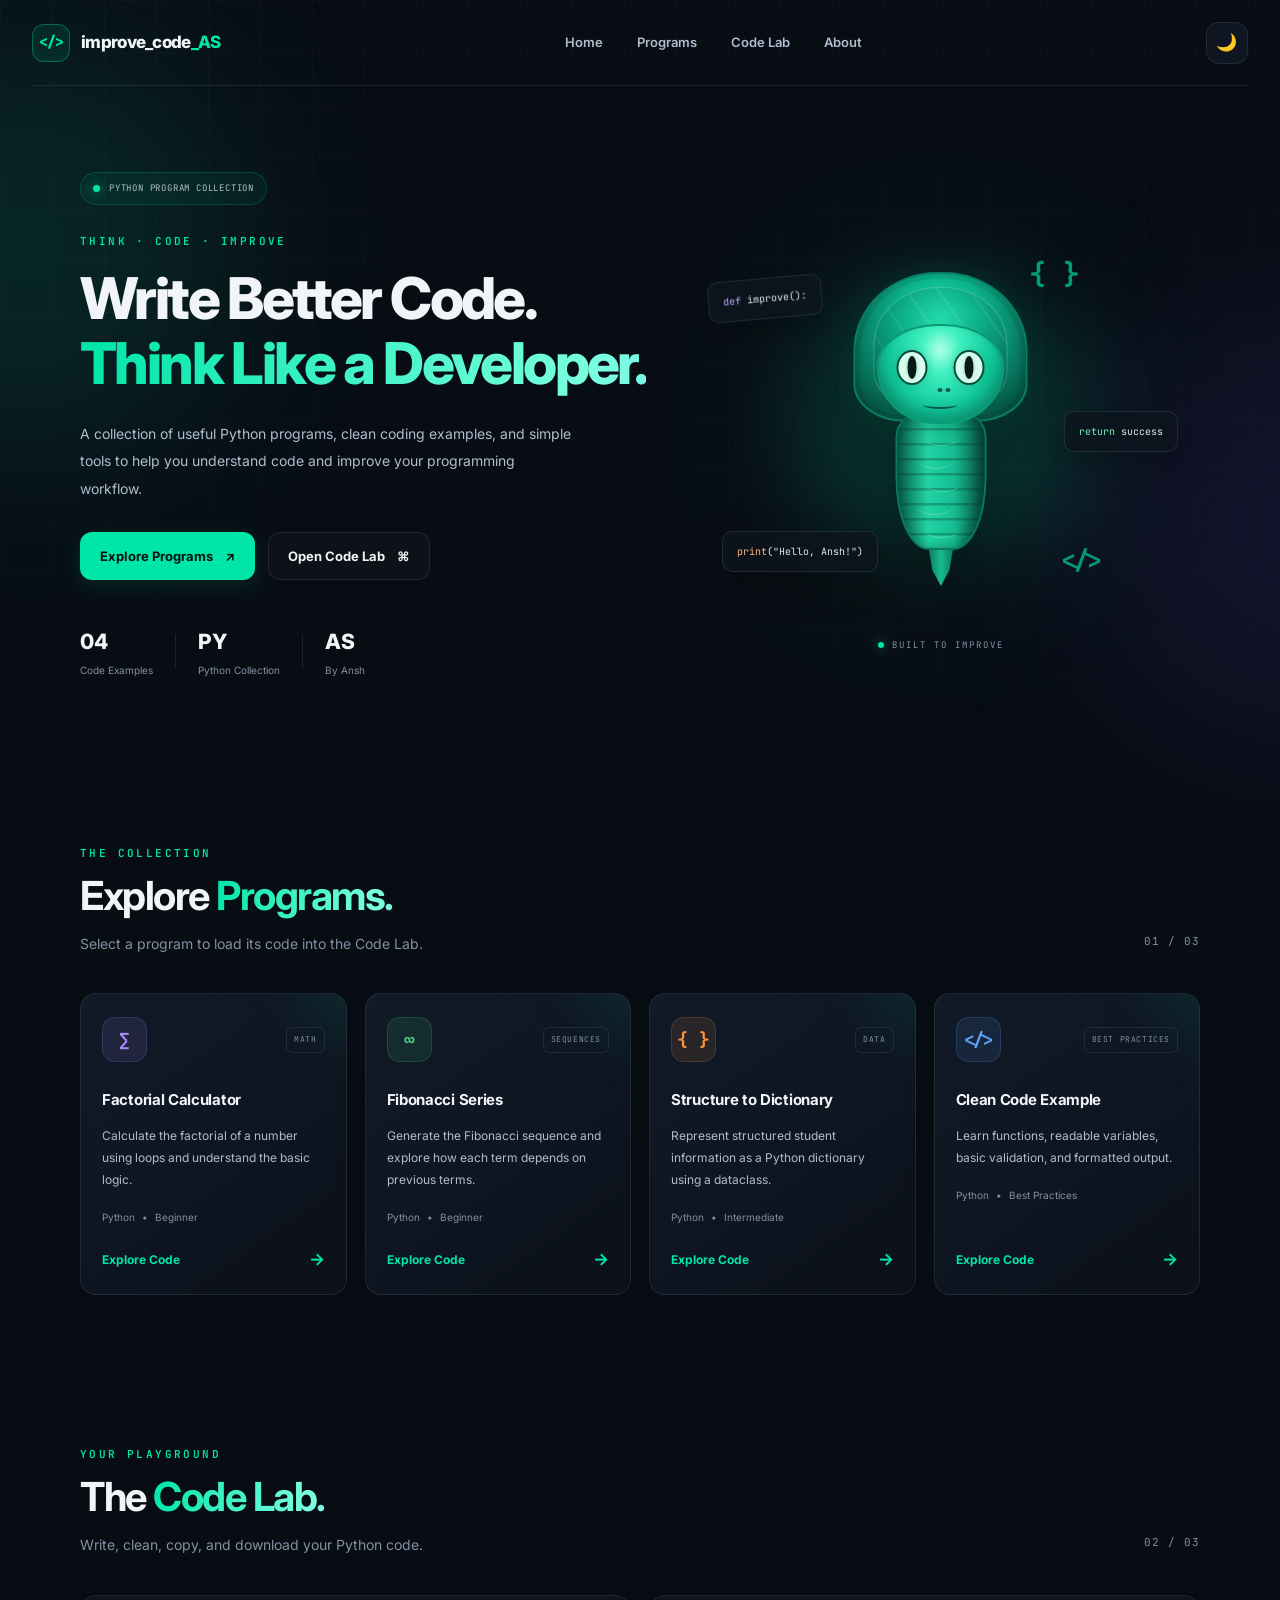
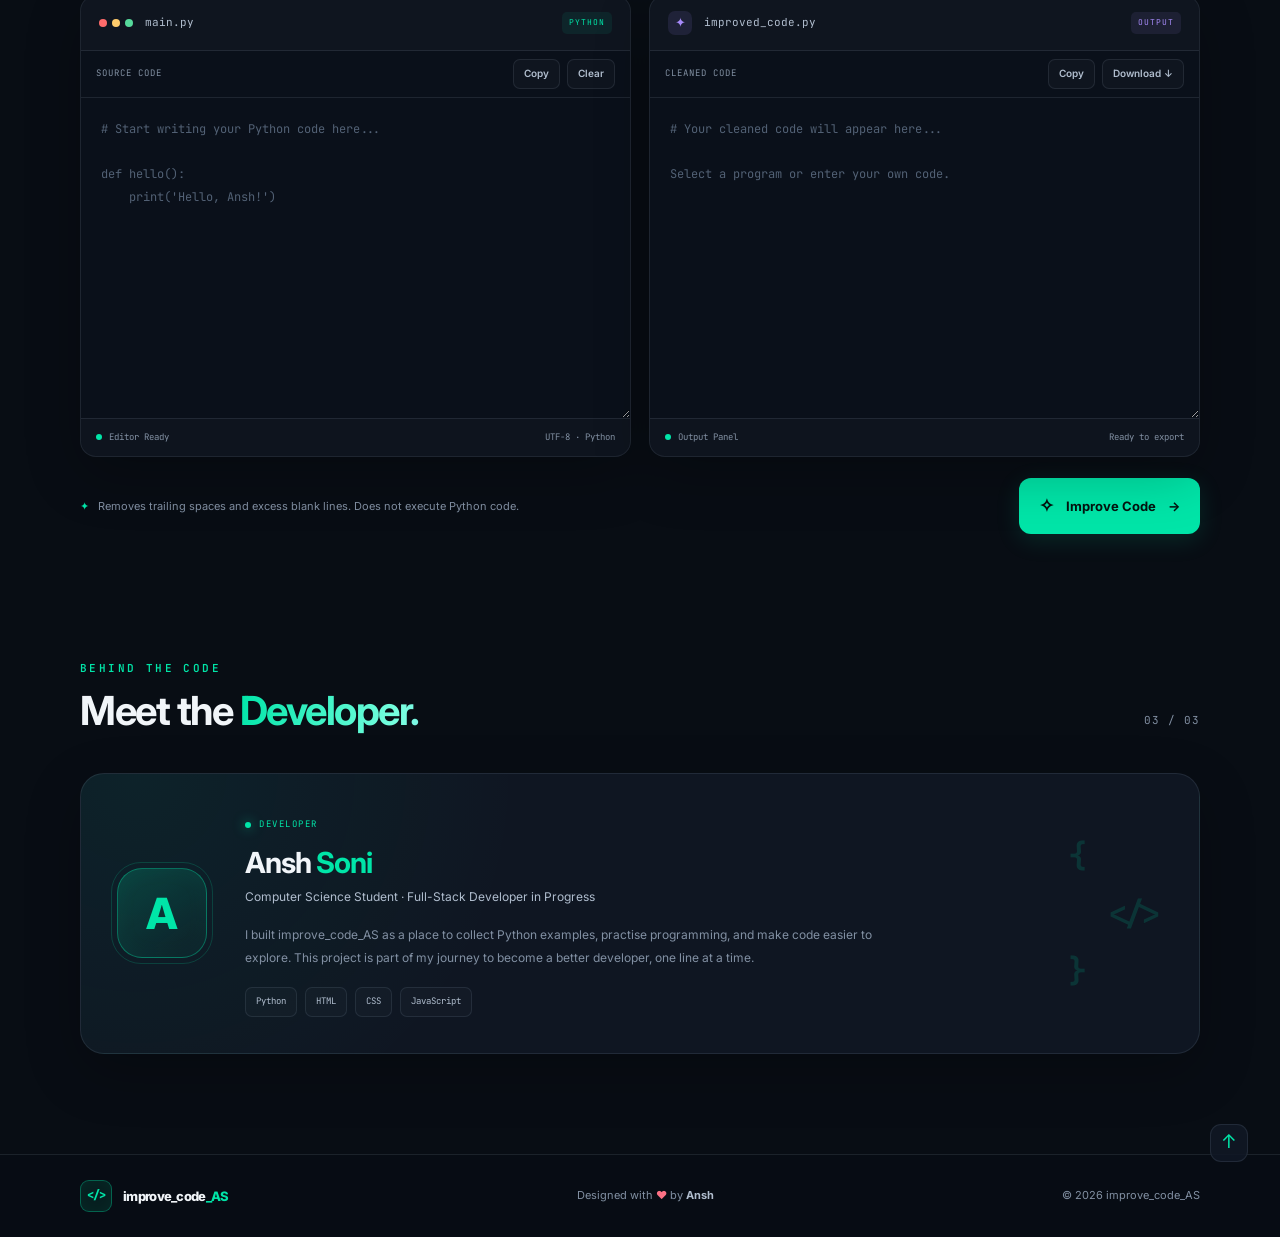
<file: python_improver/index.html>
<!DOCTYPE html>
<html lang="en">
<head>
    <meta charset="UTF-8">
    <meta name="viewport" content="width=device-width, initial-scale=1.0">
    <meta name="theme-color" content="#080d14">

    <meta name="description"
          content="Explore Python programs, improve code readability, and build better coding habits with improve_code_AS by Ansh.">

    <title>improve_code_AS | Crafted by Ansh</title>

    <link rel="preconnect" href="https://fonts.googleapis.com">
    <link rel="preconnect" href="https://fonts.gstatic.com" crossorigin>

    <link href="https://fonts.googleapis.com/css2?family=Inter:wght@400;500;600;700;800&family=JetBrains+Mono:wght@400;500;600&display=swap"
          rel="stylesheet">

    <link rel="stylesheet" href="style.css">
</head>

<body>

    <!-- Background Effects -->
    <div class="background-effects" aria-hidden="true">
        <div class="bg-orb orb-one"></div>
        <div class="bg-orb orb-two"></div>
        <div class="bg-grid"></div>
    </div>

    <!-- Navigation -->
    <header class="navbar">
        <a href="#home" class="logo" aria-label="improve_code_AS home">
            <span class="logo-icon">&lt;/&gt;</span>
            <span>improve_code<span class="accent-text">_AS</span></span>
        </a>

        <nav class="nav-links" aria-label="Main navigation">
            <a href="#home">Home</a>
            <a href="#programs">Programs</a>
            <a href="#editor">Code Lab</a>
            <a href="#about">About</a>
        </nav>

        <button
            id="themeToggle"
            class="theme-toggle"
            type="button"
            aria-label="Toggle light and dark theme"
            title="Toggle theme">
            🌙
        </button>
    </header>


    <main>

        <!-- Hero Section -->
        <section class="hero section-container" id="home">

            <div class="hero-content">

                <div class="status-badge">
                    <span class="status-dot"></span>
                    <span>PYTHON PROGRAM COLLECTION</span>
                </div>

                <p class="hero-eyebrow">THINK · CODE · IMPROVE</p>

                <h1>
                    Write Better Code.<br>
                    <span class="gradient-text">Think Like a Developer.</span>
                </h1>

                <p class="hero-description">
                    A collection of useful Python programs, clean coding examples,
                    and simple tools to help you understand code and improve
                    your programming workflow.
                </p>

                <div class="hero-actions">
                    <a href="#programs" class="btn btn-primary">
                        Explore Programs
                        <span aria-hidden="true">↗</span>
                    </a>

                    <a href="#editor" class="btn btn-secondary">
                        Open Code Lab
                        <span aria-hidden="true">⌘</span>
                    </a>
                </div>

                <div class="hero-stats">
                    <div class="stat-item">
                        <span class="stat-number">04</span>
                        <span class="stat-label">Code Examples</span>
                    </div>

                    <div class="stat-divider"></div>

                    <div class="stat-item">
                        <span class="stat-number">PY</span>
                        <span class="stat-label">Python Collection</span>
                    </div>

                    <div class="stat-divider"></div>

                    <div class="stat-item">
                        <span class="stat-number">AS</span>
                        <span class="stat-label">By Ansh</span>
                    </div>
                </div>

            </div>


            <!-- Animated Cobra Illustration -->
            <div class="hero-visual">

                <div class="visual-glow"></div>

                <div class="snake-container" aria-label="Animated coding cobra">

                    <div class="snake-glow"></div>

                    <div class="snake">

                        <div class="snake-hood">
                            <div class="hood-pattern"></div>
                        </div>

                        <div class="snake-head">
                            <div class="snake-eye eye-left">
                                <span></span>
                            </div>

                            <div class="snake-eye eye-right">
                                <span></span>
                            </div>

                            <div class="snake-nose"></div>
                            <div class="snake-mouth"></div>
                            <div class="snake-tongue"></div>
                        </div>

                        <div class="snake-body">
                            <span class="snake-scale scale-one"></span>
                            <span class="snake-scale scale-two"></span>
                            <span class="snake-scale scale-three"></span>
                            <span class="snake-scale scale-four"></span>
                            <span class="snake-scale scale-five"></span>
                        </div>

                        <div class="snake-tail"></div>

                    </div>

                    <div class="floating-code code-one">
                        <span class="code-purple">def</span> improve():
                    </div>

                    <div class="floating-code code-two">
                        <span class="code-green">return</span> success
                    </div>

                    <div class="floating-code code-three">
                        <span class="code-orange">print</span>("Hello, Ansh!")
                    </div>

                    <div class="floating-symbol symbol-one">{ }</div>
                    <div class="floating-symbol symbol-two">&lt;/&gt;</div>

                    <div class="snake-caption">
                        <span class="caption-dot"></span>
                        <span>BUILT TO IMPROVE</span>
                    </div>

                </div>

            </div>

        </section>


        <!-- Programs Section -->
        <section class="programs-section section-container" id="programs">

            <div class="section-heading">
                <div>
                    <p class="section-eyebrow">THE COLLECTION</p>
                    <h2>Explore <span class="gradient-text">Programs.</span></h2>
                    <p class="section-description">
                        Select a program to load its code into the Code Lab.
                    </p>
                </div>

                <span class="section-index">01 / 03</span>
            </div>


            <div class="program-grid">

                <!-- Factorial -->
                <article class="program-card">
                    <div class="card-top">
                        <div class="program-icon icon-purple">∑</div>
                        <span class="card-tag">MATH</span>
                    </div>

                    <h3>Factorial Calculator</h3>

                    <p>
                        Calculate the factorial of a number using loops
                        and understand the basic logic.
                    </p>

                    <div class="card-meta">
                        <span>Python</span>
                        <span>•</span>
                        <span>Beginner</span>
                    </div>

                    <button
                        class="card-action"
                        type="button"
                        data-example="factorial">
                        Explore Code <span>→</span>
                    </button>
                </article>


                <!-- Fibonacci -->
                <article class="program-card">
                    <div class="card-top">
                        <div class="program-icon icon-green">∞</div>
                        <span class="card-tag">SEQUENCES</span>
                    </div>

                    <h3>Fibonacci Series</h3>

                    <p>
                        Generate the Fibonacci sequence and explore
                        how each term depends on previous terms.
                    </p>

                    <div class="card-meta">
                        <span>Python</span>
                        <span>•</span>
                        <span>Beginner</span>
                    </div>

                    <button
                        class="card-action"
                        type="button"
                        data-example="fibonacci">
                        Explore Code <span>→</span>
                    </button>
                </article>


                <!-- Structure to Dictionary -->
                <article class="program-card">
                    <div class="card-top">
                        <div class="program-icon icon-orange">{ }</div>
                        <span class="card-tag">DATA</span>
                    </div>

                    <h3>Structure to Dictionary</h3>

                    <p>
                        Represent structured student information as a
                        Python dictionary using a dataclass.
                    </p>

                    <div class="card-meta">
                        <span>Python</span>
                        <span>•</span>
                        <span>Intermediate</span>
                    </div>

                    <button
                        class="card-action"
                        type="button"
                        data-example="structure">
                        Explore Code <span>→</span>
                    </button>
                </article>


                <!-- Clean Code -->
                <article class="program-card">
                    <div class="card-top">
                        <div class="program-icon icon-blue">&lt;/&gt;</div>
                        <span class="card-tag">BEST PRACTICES</span>
                    </div>

                    <h3>Clean Code Example</h3>

                    <p>
                        Learn functions, readable variables, basic
                        validation, and formatted output.
                    </p>

                    <div class="card-meta">
                        <span>Python</span>
                        <span>•</span>
                        <span>Best Practices</span>
                    </div>

                    <button
                        class="card-action"
                        type="button"
                        data-example="clean">
                        Explore Code <span>→</span>
                    </button>
                </article>

            </div>

        </section>


        <!-- Code Editor Section -->
        <section class="editor-section section-container" id="editor">

            <div class="section-heading">
                <div>
                    <p class="section-eyebrow">YOUR PLAYGROUND</p>
                    <h2>The <span class="gradient-text">Code Lab.</span></h2>

                    <p class="section-description">
                        Write, clean, copy, and download your Python code.
                    </p>
                </div>

                <span class="section-index">02 / 03</span>
            </div>


            <div class="editor-layout">

                <!-- Input Editor -->
                <div class="editor-panel">

                    <div class="editor-header">
                        <div class="editor-title">
                            <div class="window-dots">
                                <span></span>
                                <span></span>
                                <span></span>
                            </div>

                            <span>main.py</span>
                        </div>

                        <span class="editor-language">PYTHON</span>
                    </div>


                    <div class="editor-toolbar">
                        <span class="toolbar-label">SOURCE CODE</span>

                        <div class="toolbar-actions">
                            <button
                                type="button"
                                class="mini-btn"
                                id="copyBtn"
                                title="Copy source code">
                                Copy
                            </button>

                            <button
                                type="button"
                                class="mini-btn danger-btn"
                                id="clearBtn"
                                title="Clear editor">
                                Clear
                            </button>
                        </div>
                    </div>


                    <label class="sr-only" for="codeInput">
                        Enter Python source code
                    </label>

                    <textarea
                        id="codeInput"
                        spellcheck="false"
                        autocapitalize="off"
                        autocomplete="off"
                        autocorrect="off"
                        placeholder="# Start writing your Python code here...

def hello():
    print('Hello, Ansh!')"
                    ></textarea>


                    <div class="editor-footer">
                        <span>
                            <span class="footer-status-dot"></span>
                            Editor Ready
                        </span>

                        <span>UTF-8 · Python</span>
                    </div>

                </div>


                <!-- Output Editor -->
                <div class="editor-panel output-panel">

                    <div class="editor-header">
                        <div class="editor-title">
                            <div class="output-icon">✦</div>
                            <span>improved_code.py</span>
                        </div>

                        <span class="editor-language output-language">
                            OUTPUT
                        </span>
                    </div>


                    <div class="editor-toolbar">
                        <span class="toolbar-label">CLEANED CODE</span>

                        <div class="toolbar-actions">
                            <button
                                type="button"
                                class="mini-btn"
                                id="copyOutput"
                                title="Copy cleaned code">
                                Copy
                            </button>

                            <button
                                type="button"
                                class="mini-btn"
                                id="downloadBtn"
                                title="Download Python file">
                                Download ↓
                            </button>
                        </div>
                    </div>


                    <label class="sr-only" for="output">
                        Cleaned Python code output
                    </label>

                    <textarea
                        id="output"
                        spellcheck="false"
                        readonly
                        placeholder="# Your cleaned code will appear here...

Select a program or enter your own code."
                    ></textarea>


                    <div class="editor-footer">
                        <span>
                            <span class="footer-status-dot"></span>
                            Output Panel
                        </span>

                        <span>Ready to export</span>
                    </div>

                </div>

            </div>


            <div class="editor-controls">
                <p class="editor-hint">
                    <span>✦</span>
                    Removes trailing spaces and excess blank lines.
                    Does not execute Python code.
                </p>

                <button
                    type="button"
                    class="btn btn-primary improve-btn"
                    id="improveBtn">
                    <span>✧</span>
                    Improve Code
                    <span class="button-arrow">→</span>
                </button>
            </div>

        </section>


        <!-- About Section -->
        <section class="about-section section-container" id="about">

            <div class="section-heading">
                <div>
                    <p class="section-eyebrow">BEHIND THE CODE</p>
                    <h2>Meet the <span class="gradient-text">Developer.</span></h2>
                </div>

                <span class="section-index">03 / 03</span>
            </div>


            <div class="about-card">

                <div class="about-avatar">
                    <span>A</span>
                    <div class="avatar-ring"></div>
                </div>

                <div class="about-content">
                    <span class="developer-label">
                        <span class="status-dot"></span>
                        DEVELOPER
                    </span>

                    <h3>Ansh <span class="accent-text">Soni</span></h3>

                    <p class="about-role">
                        Computer Science Student · Full-Stack Developer in Progress
                    </p>

                    <p class="about-description">
                        I built improve_code_AS as a place to collect Python
                        examples, practise programming, and make code easier
                        to explore. This project is part of my journey to
                        become a better developer, one line at a time.
                    </p>

                    <div class="tech-stack">
                        <span>Python</span>
                        <span>HTML</span>
                        <span>CSS</span>
                        <span>JavaScript</span>
                    </div>
                </div>

                <div class="about-decoration" aria-hidden="true">
                    {<br>
                    &nbsp;&nbsp;&lt;/&gt;<br>
                    }
                </div>

            </div>

        </section>

    </main>


    <!-- Footer -->
    <footer class="site-footer">

        <div class="footer-inner">

            <a href="#home" class="logo footer-logo">
                <span class="logo-icon">&lt;/&gt;</span>
                <span>improve_code<span class="accent-text">_AS</span></span>
            </a>

            <p class="footer-credit">
                Designed with <span class="heart">♥</span> by
                <strong>Ansh</strong>
            </p>

            <p class="footer-copyright">
                © <span id="currentYear">2026</span> improve_code_AS
            </p>

        </div>

        <a href="#home" class="back-to-top" aria-label="Back to top">↑</a>

    </footer>


    <!-- Toast Notification -->
    <div
        id="as-toast"
        class="toast"
        role="status"
        aria-live="polite"
    ></div>


    <!-- No Python engine or initialization required -->
    <script src="script.js"></script>

</body>
</html>
</file>
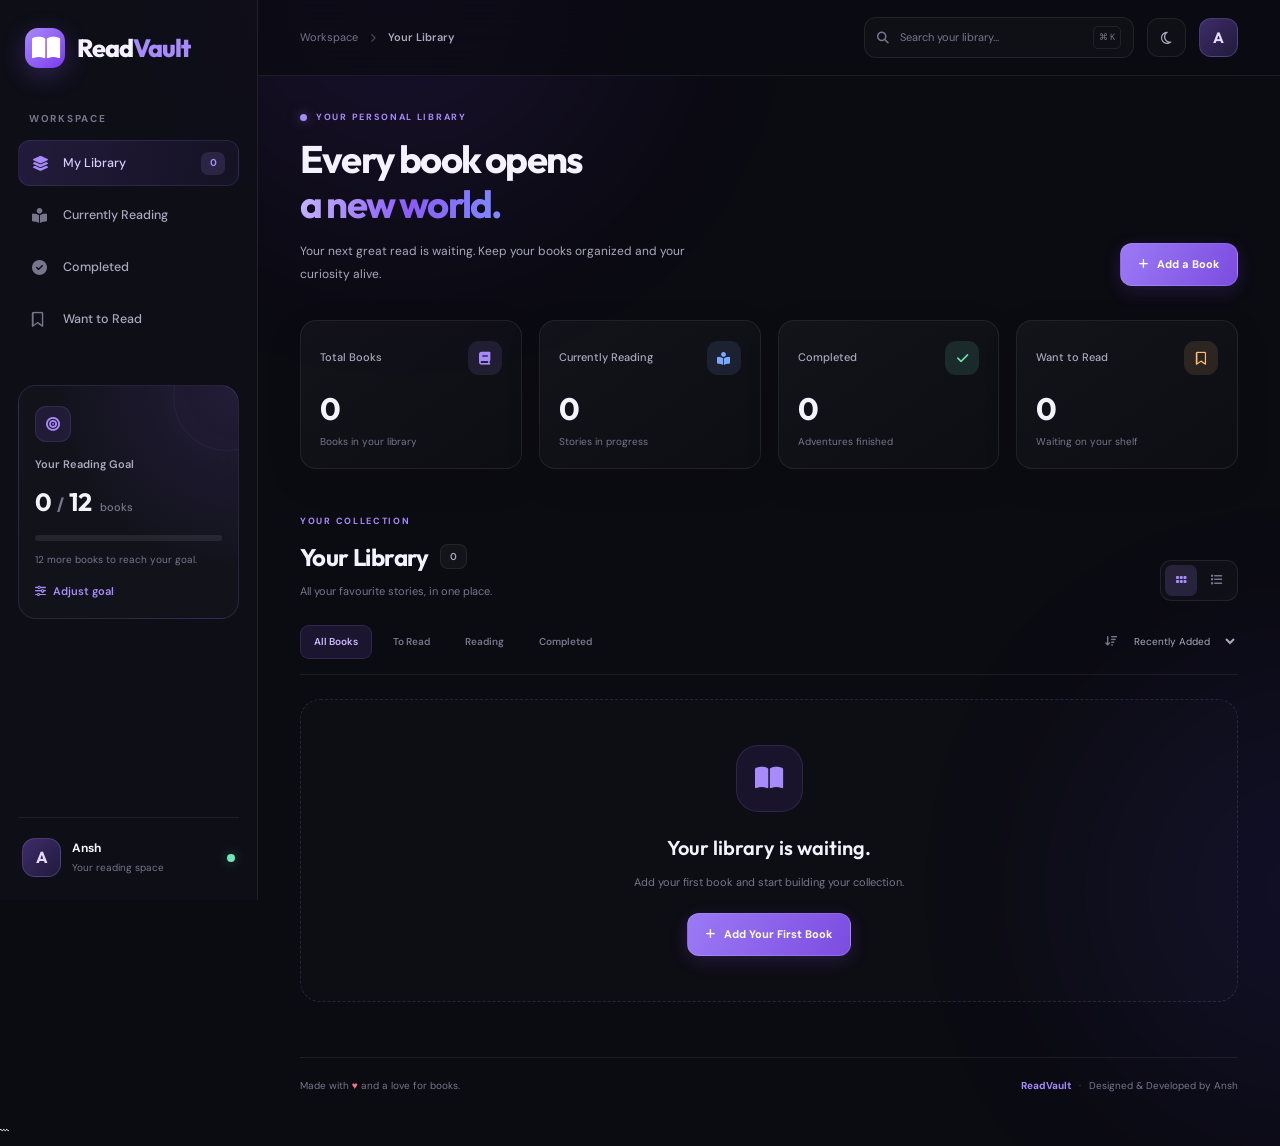
<file: read_valut/index.html>
<!DOCTYPE html>
<html lang="en">

<head>
    <meta charset="UTF-8">
    <meta name="viewport" content="width=device-width, initial-scale=1.0">

    <meta name="description"
        content="ReadVault is your personal reading space. Organize books, track reading progress, and build better reading habits.">

    <meta name="theme-color" content="#0b0b12">

    <title>ReadVault — Your Personal Reading Space</title>

    <!-- Google Fonts -->
    <link rel="preconnect" href="https://fonts.googleapis.com">
    <link rel="preconnect" href="https://fonts.gstatic.com" crossorigin>

    <link
        href="https://fonts.googleapis.com/css2?family=DM+Sans:wght@400;500;600;700&family=Outfit:wght@400;500;600;700;800&display=swap"
        rel="stylesheet">

    <!-- Icons -->
    <link
        rel="stylesheet"
        href="https://cdnjs.cloudflare.com/ajax/libs/font-awesome/6.7.2/css/all.min.css">

    <!-- Stylesheet -->
    <link rel="stylesheet" href="style.css">

    <!-- JavaScript -->
    <script src="script.js" defer></script>
</head>

<body>

    <!-- Background Effects -->
    <div class="ambient ambient-one" aria-hidden="true"></div>
    <div class="ambient ambient-two" aria-hidden="true"></div>

    <!-- Application -->
    <div class="app-layout">

        <!-- Sidebar -->
        <aside class="sidebar" id="sidebar">

            <a href="#" class="brand" aria-label="ReadVault home">
                <span class="brand-icon">
                    <i class="fa-solid fa-book-open"></i>
                </span>

                <span class="brand-name">
                    Read<span>Vault</span>
                </span>
            </a>

            <div class="sidebar-section">
                <p class="sidebar-label">WORKSPACE</p>

                <nav class="sidebar-nav" aria-label="Main navigation">

                    <button class="nav-item active" data-view="all">
                        <i class="fa-solid fa-layer-group"></i>
                        <span>My Library</span>
                        <span class="nav-count" id="nav-total">0</span>
                    </button>

                    <button class="nav-item" data-view="reading">
                        <i class="fa-solid fa-book-open-reader"></i>
                        <span>Currently Reading</span>
                    </button>

                    <button class="nav-item" data-view="completed">
                        <i class="fa-solid fa-circle-check"></i>
                        <span>Completed</span>
                    </button>

                    <button class="nav-item" data-view="want-to-read">
                        <i class="fa-regular fa-bookmark"></i>
                        <span>Want to Read</span>
                    </button>

                </nav>
            </div>

            <!-- Reading Goal -->
            <div class="goal-card">

                <div class="goal-icon">
                    <i class="fa-solid fa-bullseye"></i>
                </div>

                <p class="goal-title">Your Reading Goal</p>

                <div class="goal-number">
                    <span id="goal-completed">0</span>
                    <span class="goal-divider">/</span>
                    <span id="goal-target">12</span>
                    <span class="goal-unit">books</span>
                </div>

                <div class="progress-track">
                    <div class="progress-fill" id="goal-progress"></div>
                </div>

                <p class="goal-caption" id="goal-caption">
                    Every page counts. Keep going!
                </p>

                <button class="goal-edit" id="edit-goal-btn">
                    <i class="fa-solid fa-sliders"></i>
                    Adjust goal
                </button>

            </div>

            <!-- Sidebar Footer -->
            <div class="sidebar-footer">

                <div class="developer-avatar">A</div>

                <div class="developer-info">
                    <p class="developer-name">Ansh</p>
                    <p class="developer-role">Your reading space</p>
                </div>

                <span class="online-indicator" aria-label="Application ready"></span>

            </div>

        </aside>

        <!-- Main Content -->
        <main class="main-content">

            <!-- Topbar -->
            <header class="topbar">

                <button class="icon-button mobile-menu-btn"
                    id="mobile-menu-btn"
                    aria-label="Open navigation"
                    aria-expanded="false">
                    <i class="fa-solid fa-bars"></i>
                </button>

                <div class="breadcrumb">
                    <span>Workspace</span>
                    <i class="fa-solid fa-chevron-right"></i>
                    <span class="breadcrumb-current" id="breadcrumb-title">
                        My Library
                    </span>
                </div>

                <div class="topbar-actions">

                    <div class="search-box">
                        <i class="fa-solid fa-magnifying-glass"></i>

                        <input
                            type="search"
                            id="search-input"
                            placeholder="Search your library..."
                            aria-label="Search books">

                        <kbd>⌘ K</kbd>
                    </div>

                    <button class="icon-button" id="theme-toggle"
                        aria-label="Toggle theme"
                        title="Toggle theme">
                        <i class="fa-regular fa-moon"></i>
                    </button>

                    <button class="profile-button" id="profile-button"
                        aria-label="About the developer"
                        title="About ReadVault">
                        A
                    </button>

                </div>

            </header>

            <!-- Page Content -->
            <div class="page-content">

                <!-- Welcome Section -->
                <section class="welcome-section">

                    <div class="welcome-copy">
                        <p class="eyebrow">
                            <span class="eyebrow-dot"></span>
                            YOUR PERSONAL LIBRARY
                        </p>

                        <h1 id="welcome-heading">
                            Every book opens<br>
                            <span>a new world.</span>
                        </h1>

                        <p class="welcome-description">
                            Your next great read is waiting.
                            Keep your books organized and your curiosity alive.
                        </p>
                    </div>

                    <button class="primary-button" id="add-book-btn">
                        <i class="fa-solid fa-plus"></i>
                        <span>Add a Book</span>
                    </button>

                </section>

                <!-- Statistics -->
                <section class="stats-grid" aria-label="Reading statistics">

                    <article class="stat-card">
                        <div class="stat-top">
                            <span class="stat-label">Total Books</span>

                            <span class="stat-icon purple-icon">
                                <i class="fa-solid fa-book"></i>
                            </span>
                        </div>

                        <div class="stat-value" id="stat-total">0</div>

                        <p class="stat-description">
                            Books in your library
                        </p>
                    </article>

                    <article class="stat-card">
                        <div class="stat-top">
                            <span class="stat-label">Currently Reading</span>

                            <span class="stat-icon blue-icon">
                                <i class="fa-solid fa-book-open-reader"></i>
                            </span>
                        </div>

                        <div class="stat-value" id="stat-reading">0</div>

                        <p class="stat-description">
                            Stories in progress
                        </p>
                    </article>

                    <article class="stat-card">
                        <div class="stat-top">
                            <span class="stat-label">Completed</span>

                            <span class="stat-icon green-icon">
                                <i class="fa-solid fa-check"></i>
                            </span>
                        </div>

                        <div class="stat-value" id="stat-completed">0</div>

                        <p class="stat-description">
                            Adventures finished
                        </p>
                    </article>

                    <article class="stat-card">
                        <div class="stat-top">
                            <span class="stat-label">Want to Read</span>

                            <span class="stat-icon orange-icon">
                                <i class="fa-regular fa-bookmark"></i>
                            </span>
                        </div>

                        <div class="stat-value" id="stat-want">0</div>

                        <p class="stat-description">
                            Waiting on your shelf
                        </p>
                    </article>

                </section>

                <!-- Library Section -->
                <section class="library-section" id="library-section">

                    <div class="section-heading">

                        <div>
                            <p class="eyebrow">YOUR COLLECTION</p>

                            <h2 id="section-title">
                                Your Library
                                <span class="heading-count" id="section-count">0</span>
                            </h2>

                            <p class="section-description" id="section-description">
                                All your favourite stories, in one place.
                            </p>
                        </div>

                        <div class="view-switcher" aria-label="Change layout">

                            <button class="view-button active"
                                data-layout="grid"
                                aria-label="Grid view"
                                title="Grid view">
                                <i class="fa-solid fa-grip"></i>
                            </button>

                            <button class="view-button"
                                data-layout="list"
                                aria-label="List view"
                                title="List view">
                                <i class="fa-solid fa-list"></i>
                            </button>

                        </div>

                    </div>

                    <!-- Filters -->
                    <div class="filter-row">

                        <div class="filter-tabs" aria-label="Filter books">

                            <button class="filter-tab active" data-filter="all">
                                All Books
                            </button>

                            <button class="filter-tab" data-filter="want-to-read">
                                To Read
                            </button>

                            <button class="filter-tab" data-filter="reading">
                                Reading
                            </button>

                            <button class="filter-tab" data-filter="completed">
                                Completed
                            </button>

                        </div>

                        <label class="sort-control">
                            <i class="fa-solid fa-arrow-down-wide-short"></i>

                            <select id="sort-select" aria-label="Sort books">
                                <option value="recent">Recently Added</option>
                                <option value="title">Title A–Z</option>
                                <option value="author">Author A–Z</option>
                                <option value="progress">Reading Progress</option>
                            </select>
                        </label>

                    </div>

                    <!-- Book Collection -->
                    <div class="book-grid" id="book-grid" aria-live="polite">
                        <!-- Book cards will be rendered by JavaScript -->
                    </div>

                    <!-- Empty State -->
                    <div class="empty-state hidden" id="empty-state">

                        <div class="empty-icon">
                            <i class="fa-solid fa-book-open"></i>
                        </div>

                        <h3 id="empty-title">Your library is waiting.</h3>

                        <p id="empty-description">
                            Add your first book and start building your collection.
                        </p>

                        <button class="primary-button" id="empty-add-btn">
                            <i class="fa-solid fa-plus"></i>
                            Add Your First Book
                        </button>

                    </div>

                </section>

                <!-- Footer -->
                <footer class="app-footer">

                    <p>
                        Made with <span class="footer-heart">♥</span>
                        and a love for books.
                    </p>

                    <p>
                        <span class="footer-brand">ReadVault</span>
                        <span class="footer-separator">·</span>
                        Designed & Developed by Ansh
                    </p>

                </footer>

            </div>

        </main>

    </div>

    <!-- Mobile Sidebar Overlay -->
    <div class="sidebar-overlay" id="sidebar-overlay"></div>

    <!-- Add / Edit Book Modal -->
    <div class="modal-backdrop hidden" id="book-modal-backdrop">

        <section class="book-modal"
            id="book-modal"
            role="dialog"
            aria-modal="true"
            aria-labelledby="modal-title">

            <div class="modal-header">

                <div>
                    <p class="eyebrow">BUILD YOUR COLLECTION</p>
                    <h2 id="modal-title">Add a new book</h2>
                    <p class="modal-subtitle">
                        Every great journey starts with a page.
                    </p>
                </div>

                <button class="icon-button" id="close-modal-btn"
                    aria-label="Close dialog">
                    <i class="fa-solid fa-xmark"></i>
                </button>

            </div>

            <form id="book-form">

                <input type="hidden" id="book-id">

                <div class="form-grid">

                    <div class="form-group full-width">
                        <label for="book-title">
                            Book Title <span>*</span>
                        </label>

                        <input
                            type="text"
                            id="book-title"
                            name="title"
                            placeholder="e.g. Atomic Habits"
                            maxlength="120"
                            required>
                    </div>

                    <div class="form-group">
                        <label for="book-author">
                            Author <span>*</span>
                        </label>

                        <input
                            type="text"
                            id="book-author"
                            name="author"
                            placeholder="e.g. James Clear"
                            maxlength="100"
                            required>
                    </div>

                    <div class="form-group">
                        <label for="book-category">Category</label>

                        <select id="book-category" name="category">
                            <option value="Personal Growth">Personal Growth</option>
                            <option value="Fiction">Fiction</option>
                            <option value="Technology">Technology</option>
                            <option value="Business">Business</option>
                            <option value="Psychology">Psychology</option>
                            <option value="Biography">Biography</option>
                            <option value="Science">Science</option>
                            <option value="Fantasy">Fantasy</option>
                            <option value="Other">Other</option>
                        </select>
                    </div>

                    <div class="form-group">
                        <label for="book-status">Reading Status</label>

                        <select id="book-status" name="status">
                            <option value="want-to-read">Want to Read</option>
                            <option value="reading">Currently Reading</option>
                            <option value="completed">Completed</option>
                        </select>
                    </div>

                    <div class="form-group">
                        <label for="book-pages">Total Pages</label>

                        <input
                            type="number"
                            id="book-pages"
                            name="pages"
                            placeholder="e.g. 320"
                            min="1"
                            max="100000">
                    </div>

                    <div class="form-group full-width">
                        <label for="book-cover">Cover Image URL</label>

                        <input
                            type="url"
                            id="book-cover"
                            name="cover"
                            placeholder="https://example.com/book-cover.jpg">
                    </div>

                    <div class="form-group full-width">
                        <label for="book-description">Short Description</label>

                        <textarea
                            id="book-description"
                            name="description"
                            placeholder="What is this book about?"
                            rows="3"
                            maxlength="500"></textarea>
                    </div>

                </div>

                <div class="modal-actions">

                    <button type="button"
                        class="secondary-button"
                        id="cancel-modal-btn">
                        Cancel
                    </button>

                    <button type="submit"
                        class="primary-button"
                        id="save-book-btn">
                        <i class="fa-solid fa-plus"></i>
                        Save Book
                    </button>

                </div>

            </form>

        </section>

    </div>

    <!-- Reading Progress Modal -->
    <div class="modal-backdrop hidden" id="progress-modal-backdrop">

        <section class="book-modal progress-modal"
            role="dialog"
            aria-modal="true"
            aria-labelledby="progress-modal-title">

            <div class="modal-header">

                <div>
                    <p class="eyebrow">YOUR READING JOURNEY</p>
                    <h2 id="progress-modal-title">Update progress</h2>
                    <p class="modal-subtitle" id="progress-book-name"></p>
                </div>

                <button class="icon-button" id="close-progress-modal-btn"
                    aria-label="Close dialog">
                    <i class="fa-solid fa-xmark"></i>
                </button>

            </div>

            <form id="progress-form">

                <input type="hidden" id="progress-book-id">

                <div class="form-group">
                    <label for="progress-pages">Pages Read</label>

                    <input
                        type="number"
                        id="progress-pages"
                        min="0"
                        required>
                </div>

                <div class="progress-preview">
                    <div class="progress-preview-top">
                        <span>Reading progress</span>
                        <strong id="progress-percentage">0%</strong>
                    </div>

                    <div class="progress-track">
                        <div class="progress-fill" id="progress-preview-fill"></div>
                    </div>
                </div>

                <div class="modal-actions">

                    <button type="button"
                        class="secondary-button"
                        id="cancel-progress-btn">
                        Cancel
                    </button>

                    <button type="submit" class="primary-button">
                        Save Progress
                    </button>

                </div>

            </form>

        </section>

    </div>

    <!-- Notification Container -->
    <div class="toast-container"
        id="toast-container"
        aria-live="polite"
        aria-atomic="false">
    </div>

</body>

</html>
```
</file>
<file: python_improver/style.css>
:root {
    --bg: #080d14;
    --bg-secondary: #0b111b;
    --surface: rgba(16, 24, 37, 0.88);
    --surface-hover: #141f2e;
    --surface-solid: #101825;

    --border: rgba(148, 163, 184, 0.14);
    --border-hover: rgba(0, 229, 168, 0.48);

    --text: #f1f5f9;
    --text-secondary: #b0bdce;
    --muted: #8290a3;

    --accent: #00e5a8;
    --accent-bright: #42ffd0;
    --accent-dark: #00b985;

    --purple: #a78bfa;
    --blue: #60a5fa;
    --orange: #fb923c;
    --green: #4ade80;
    --red: #fb7185;

    --shadow: 0 18px 55px rgba(0, 0, 0, 0.23);
    --glow: 0 0 30px rgba(0, 229, 168, 0.12);

    --radius-sm: 10px;
    --radius-md: 16px;
    --radius-lg: 24px;
    --radius-xl: 30px;

    --transition: 260ms cubic-bezier(0.2, 0.75, 0.3, 1);
}

/* ---------- 2. RESET ---------- */

* {
    margin: 0;
    padding: 0;
    box-sizing: border-box;
}

html {
    scroll-behavior: smooth;
    scroll-padding-top: 100px;
}

body {
    min-height: 100vh;
    overflow-x: hidden;

    background: var(--bg);
    color: var(--text);

    font-family: "Inter", sans-serif;
    font-size: 15px;
    line-height: 1.7;

    transition:
        background-color 400ms ease,
        color 400ms ease;
}

body,
button,
textarea,
a {
    -webkit-tap-highlight-color: transparent;
}

button,
textarea {
    font: inherit;
}

button {
    color: inherit;
}

button:focus-visible,
a:focus-visible,
textarea:focus-visible {
    outline: 2px solid var(--accent);
    outline-offset: 4px;
}

a {
    color: inherit;
    text-decoration: none;
}

button {
    cursor: pointer;
}

::selection {
    background: rgba(0, 229, 168, 0.25);
    color: var(--text);
}

::-webkit-scrollbar {
    width: 9px;
}

::-webkit-scrollbar-track {
    background: var(--bg);
}

::-webkit-scrollbar-thumb {
    background: #263648;
    border: 2px solid var(--bg);
    border-radius: 20px;
}

::-webkit-scrollbar-thumb:hover {
    background: var(--accent-dark);
}

.sr-only {
    position: absolute;
    width: 1px;
    height: 1px;
    padding: 0;
    margin: -1px;
    overflow: hidden;
    clip: rect(0, 0, 0, 0);
    white-space: nowrap;
    border: 0;
}

/* ---------- 3. BACKGROUND EFFECTS ---------- */

.background-effects {
    position: fixed;
    inset: 0;
    z-index: -1;
    overflow: hidden;
    pointer-events: none;
}

.bg-grid {
    position: absolute;
    inset: 0;

    background-image:
        linear-gradient(rgba(148, 163, 184, 0.035) 1px, transparent 1px),
        linear-gradient(90deg, rgba(148, 163, 184, 0.035) 1px, transparent 1px);

    background-size: 52px 52px;

    mask-image: linear-gradient(
        to bottom,
        black 0%,
        rgba(0, 0, 0, 0.55) 55%,
        transparent 100%
    );
}

.bg-orb {
    position: absolute;
    width: 420px;
    height: 420px;
    border-radius: 50%;
    filter: blur(100px);
    opacity: 0.12;
    animation: orbFloat 12s ease-in-out infinite alternate;
}

.orb-one {
    top: 4%;
    left: -180px;
    background: var(--accent);
}

.orb-two {
    top: 35%;
    right: -230px;
    background: #6751e8;
    animation-delay: -5s;
}

@keyframes orbFloat {
    from {
        transform: translate3d(0, 0, 0) scale(1);
    }

    to {
        transform: translate3d(35px, 50px, 0) scale(1.12);
    }
}

/* ---------- 4. NAVBAR ---------- */

.navbar {
    width: min(1240px, calc(100% - 64px));
    min-height: 86px;
    margin: 0 auto;

    display: flex;
    align-items: center;
    justify-content: space-between;
    gap: 25px;

    position: relative;
    z-index: 20;

    border-bottom: 1px solid var(--border);
}

.logo {
    display: inline-flex;
    align-items: center;
    gap: 11px;

    font-size: 17px;
    font-weight: 800;
    letter-spacing: -0.7px;

    white-space: nowrap;
    transition: transform var(--transition);
}

.logo:hover {
    transform: translateY(-2px);
}

.logo-icon {
    width: 38px;
    height: 38px;

    display: grid;
    place-items: center;

    border-radius: 12px;
    border: 1px solid rgba(0, 229, 168, 0.35);

    background: rgba(0, 229, 168, 0.08);
    color: var(--accent);

    font-family: "JetBrains Mono", monospace;
    font-size: 15px;

    box-shadow: inset 0 0 18px rgba(0, 229, 168, 0.06);

    transition:
        transform 350ms ease,
        background 350ms ease,
        box-shadow 350ms ease;
}

.logo:hover .logo-icon {
    transform: rotate(-7deg) scale(1.08);
    background: rgba(0, 229, 168, 0.16);
    box-shadow: 0 0 24px rgba(0, 229, 168, 0.15);
}

.accent-text {
    color: var(--accent);
}

.nav-links {
    display: flex;
    align-items: center;
    gap: 34px;
}

.nav-links a {
    position: relative;

    color: var(--text-secondary);
    font-size: 13px;
    font-weight: 600;

    transition: color var(--transition);
}

.nav-links a::after {
    content: "";
    position: absolute;

    left: 0;
    bottom: -8px;

    width: 100%;
    height: 2px;

    background: var(--accent);
    border-radius: 10px;

    transform: scaleX(0);
    transform-origin: right;

    transition: transform 300ms ease;
}

.nav-links a:hover {
    color: var(--accent);
}

.nav-links a:hover::after {
    transform: scaleX(1);
    transform-origin: left;
}

.theme-toggle {
    width: 42px;
    height: 42px;
    flex-shrink: 0;

    display: grid;
    place-items: center;

    border: 1px solid var(--border);
    border-radius: 13px;

    background: var(--surface);
    font-size: 17px;

    transition:
        transform 350ms ease,
        border-color var(--transition),
        background var(--transition);
}

.theme-toggle:hover {
    transform: rotate(18deg) scale(1.08);
    border-color: var(--border-hover);
    background: var(--surface-hover);
}

/* ---------- 5. COMMON LAYOUT ---------- */

.section-container {
    width: min(1120px, calc(100% - 64px));
    margin: 0 auto;
}

.gradient-text {
    color: var(--accent);
    background: linear-gradient(
        100deg,
        var(--accent) 0%,
        #78ffe0 45%,
        #8b9eff 100%
    );

    -webkit-background-clip: text;
    background-clip: text;
    -webkit-text-fill-color: transparent;

    background-size: 200% auto;
    animation: gradientShift 7s ease-in-out infinite alternate;
}

@keyframes gradientShift {
    from {
        background-position: 0% center;
    }

    to {
        background-position: 100% center;
    }
}

.section-heading {
    display: flex;
    align-items: flex-end;
    justify-content: space-between;
    gap: 25px;

    margin-bottom: 38px;
}

.section-eyebrow,
.hero-eyebrow {
    color: var(--accent);

    font-family: "JetBrains Mono", monospace;
    font-size: 11px;
    font-weight: 600;
    letter-spacing: 2.4px;
}

.section-heading h2 {
    margin-top: 9px;

    font-size: clamp(29px, 4vw, 40px);
    line-height: 1.2;
    letter-spacing: -1.5px;
}

.section-description {
    margin-top: 12px;

    color: var(--muted);
    font-size: 14px;
}

.section-index {
    padding-bottom: 5px;

    color: var(--muted);
    font-family: "JetBrains Mono", monospace;
    font-size: 11px;
    letter-spacing: 1px;

    white-space: nowrap;
}

/* ---------- 6. BUTTONS ---------- */

.btn {
    min-height: 48px;
    padding: 12px 19px;

    display: inline-flex;
    align-items: center;
    justify-content: center;
    gap: 12px;

    border: 1px solid transparent;
    border-radius: 12px;

    font-size: 13px;
    font-weight: 700;

    transition:
        transform 250ms cubic-bezier(0.2, 0.8, 0.2, 1),
        box-shadow 250ms ease,
        border-color 250ms ease,
        background 250ms ease;
}

.btn-primary {
    background: var(--accent);
    color: #04130f;

    box-shadow: 0 6px 24px rgba(0, 229, 168, 0.13);
}

.btn-primary:hover {
    transform: translateY(-3px);
    background: var(--accent-bright);
    box-shadow: 0 10px 32px rgba(0, 229, 168, 0.25);
}

.btn-primary:active {
    transform: translateY(-1px) scale(0.98);
}

.btn-secondary {
    background: rgba(255, 255, 255, 0.025);
    border-color: var(--border);
    color: var(--text);
}

.btn-secondary:hover {
    transform: translateY(-3px);
    border-color: var(--border-hover);
    background: var(--surface-hover);
}

.btn-secondary:active {
    transform: translateY(-1px) scale(0.98);
}

/* ---------- 7. HERO SECTION ---------- */

.hero {
    min-height: 620px;
    padding-top: 86px;
    padding-bottom: 85px;

    display: grid;
    grid-template-columns: 1.05fr 0.95fr;
    align-items: center;
    gap: 30px;
}

.hero-content {
    position: relative;
    z-index: 2;

    animation: heroEnter 900ms cubic-bezier(0.2, 0.7, 0.2, 1) both;
}

@keyframes heroEnter {
    from {
        opacity: 0;
        transform: translateY(25px);
    }

    to {
        opacity: 1;
        transform: translateY(0);
    }
}

.status-badge {
    width: fit-content;
    margin-bottom: 27px;
    padding: 8px 12px;

    display: flex;
    align-items: center;
    gap: 9px;

    background: rgba(0, 229, 168, 0.055);
    border: 1px solid rgba(0, 229, 168, 0.2);
    border-radius: 30px;

    color: var(--text-secondary);

    font-family: "JetBrains Mono", monospace;
    font-size: 9px;
    letter-spacing: 0.8px;
}

.status-dot,
.caption-dot {
    width: 7px;
    height: 7px;
    flex-shrink: 0;

    border-radius: 50%;
    background: var(--accent);

    box-shadow: 0 0 12px rgba(0, 229, 168, 0.65);

    animation: statusPulse 2s ease-in-out infinite;
}

@keyframes statusPulse {
    0%, 100% {
        opacity: 1;
        box-shadow: 0 0 12px rgba(0, 229, 168, 0.65);
    }

    50% {
        opacity: 0.55;
        box-shadow: 0 0 3px rgba(0, 229, 168, 0.25);
    }
}

.hero-eyebrow {
    margin-bottom: 15px;
}

.hero h1 {
    font-size: clamp(38px, 4.5vw, 59px);
    font-weight: 800;
    line-height: 1.13;
    letter-spacing: -2.6px;
}

.hero-description {
    max-width: 495px;
    margin-top: 24px;

    color: var(--text-secondary);
    font-size: 14px;
    line-height: 1.95;
}

.hero-actions {
    margin-top: 30px;

    display: flex;
    align-items: center;
    flex-wrap: wrap;
    gap: 13px;
}

.hero-stats {
    display: flex;
    align-items: center;
    gap: 22px;

    margin-top: 44px;
}

.stat-item {
    display: flex;
    flex-direction: column;
    gap: 2px;
}

.stat-number {
    color: var(--text);
    font-size: 21px;
    font-weight: 800;
    letter-spacing: -0.5px;
}

.stat-label {
    color: var(--muted);
    font-size: 10px;
}

.stat-divider {
    width: 1px;
    height: 35px;
    background: var(--border);
}

/* ---------- 8. COBRA ILLUSTRATION ---------- */

.hero-visual {
    min-width: 0;
    position: relative;

    display: grid;
    place-items: center;

    perspective: 1000px;

    animation: visualEnter 1200ms 150ms ease both;
}

@keyframes visualEnter {
    from {
        opacity: 0;
        transform: translateX(25px) scale(0.96);
    }

    to {
        opacity: 1;
        transform: translateX(0) scale(1);
    }
}

.visual-glow {
    position: absolute;
    width: 270px;
    height: 270px;

    background: rgba(0, 229, 168, 0.12);
    border-radius: 50%;
    filter: blur(85px);

    animation: visualGlow 5s ease-in-out infinite alternate;
}

@keyframes visualGlow {
    from {
        transform: scale(0.85);
        opacity: 0.45;
    }

    to {
        transform: scale(1.18);
        opacity: 0.85;
    }
}

.snake-container {
    width: 100%;
    max-width: 465px;
    aspect-ratio: 1 / 1.02;

    position: relative;

    display: grid;
    place-items: center;

    isolation: isolate;
}

.snake-glow {
    position: absolute;
    width: 64%;
    height: 60%;

    top: 18%;
    left: 18%;

    background: rgba(0, 229, 168, 0.10);
    border-radius: 50%;
    filter: blur(45px);

    animation: snakeGlow 4s ease-in-out infinite alternate;
}

@keyframes snakeGlow {
    from {
        transform: scale(0.88);
        opacity: 0.5;
    }

    to {
        transform: scale(1.12);
        opacity: 1;
    }
}

.snake {
    width: 235px;
    height: 310px;

    position: absolute;
    left: 50%;
    top: 47%;

    transform: translate(-50%, -50%);
    transform-origin: 50% 75%;

    animation: cobraIdle 4.2s ease-in-out infinite;

    filter: drop-shadow(0 18px 25px rgba(0, 0, 0, 0.25));

    transition: filter 300ms ease;
}

@keyframes cobraIdle {
    0%, 100% {
        transform: translate(-50%, -50%) rotate(-1deg);
    }

    50% {
        transform: translate(-50%, calc(-50% - 8px)) rotate(1.2deg);
    }
}

/* Cobra Hood */

.snake-hood {
    width: 174px;
    height: 150px;

    position: absolute;
    top: 16px;
    left: 30px;

    overflow: hidden;

    border: 2px solid #087f65;
    border-radius: 48% 48% 30% 30% / 52% 52% 25% 25%;

    background:
        radial-gradient(
            ellipse at 50% 35%,
            #28e7b5 0%,
            #0cb58d 36%,
            #08765f 75%,
            #064a40 100%
        );

    box-shadow:
        inset 0 0 0 5px rgba(0, 0, 0, 0.08),
        inset 0 -18px 24px rgba(0, 0, 0, 0.2),
        0 0 30px rgba(0, 229, 168, 0.1);

    transform-origin: center bottom;

    transition:
        transform 350ms ease,
        filter 350ms ease;
}

.hood-pattern {
    position: absolute;
    inset: 13px 18px;

    border: 1px solid rgba(188, 255, 231, 0.25);
    border-radius: 48% 48% 30% 30%;

    background:
        repeating-linear-gradient(
            55deg,
            transparent 0 13px,
            rgba(218, 255, 240, 0.10) 14px 15px,
            transparent 16px 26px
        ),
        radial-gradient(
            ellipse at center,
            transparent 20%,
            rgba(0, 0, 0, 0.10) 100%
        );
}

/* Cobra Head */

.snake-head {
    width: 128px;
    height: 100px;

    position: absolute;
    top: 68px;
    left: 53px;

    z-index: 3;

    border: 2px solid #0b9a76;
    border-radius: 48% 48% 45% 45% / 43% 43% 57% 57%;

    background:
        radial-gradient(
            ellipse at 50% 25%,
            #b1ffe4 0%,
            #41f2c2 22%,
            #10c79a 60%,
            #087b60 100%
        );

    box-shadow:
        inset 0 -10px 15px rgba(0, 0, 0, 0.16),
        0 5px 20px rgba(0, 0, 0, 0.16);

    transition: transform 250ms ease;
}

.snake-eye {
    width: 31px;
    height: 35px;

    position: absolute;
    top: 24px;

    display: grid;
    place-items: center;

    border: 2px solid #064e3b;
    border-radius: 50%;

    background: #d7fff0;

    box-shadow: 0 0 10px rgba(0, 0, 0, 0.15);

    animation: eyeBlink 6s infinite;
}

.eye-left {
    left: 18px;
}

.eye-right {
    right: 18px;
    animation-delay: 0.08s;
}

.snake-eye span {
    width: 9px;
    height: 23px;

    border-radius: 50%;
    background: #061a16;

    box-shadow: 0 0 5px rgba(0, 0, 0, 0.2);
}

@keyframes eyeBlink {
    0%, 44%, 47%, 100% {
        transform: scaleY(1);
    }

    45%, 46% {
        transform: scaleY(0.08);
    }
}

.snake-nose {
    width: 5px;
    height: 4px;

    position: absolute;
    left: 59px;
    top: 62px;

    border-radius: 50%;
    background: #075b49;

    box-shadow: 8px 0 0 #075b49;
}

.snake-mouth {
    width: 35px;
    height: 9px;

    position: absolute;
    left: 44px;
    top: 74px;

    border-bottom: 2px solid #075b49;
    border-radius: 0 0 50% 50%;
}

.snake-tongue {
    width: 3px;
    height: 24px;

    position: absolute;
    left: 62px;
    top: 80px;

    z-index: 5;

    border-radius: 2px;
    background: #ff6384;

    opacity: 0;
    transform-origin: top;
}

/* Cobra Body */

.snake-body {
    width: 91px;
    height: 143px;

    position: absolute;
    top: 151px;
    left: 72px;

    z-index: 1;

    border: 2px solid #08785e;
    border-radius: 45% 45% 36% 36% / 20% 20% 50% 50%;

    background:
        repeating-linear-gradient(
            0deg,
            transparent 0 12px,
            rgba(2, 62, 49, 0.32) 13px 15px
        ),
        linear-gradient(
            90deg,
            #07624e,
            #21d3a4 35%,
            #16bd92 65%,
            #064b40
        );

    box-shadow:
        inset 7px 0 10px rgba(0, 0, 0, 0.14),
        inset -8px 0 10px rgba(0, 0, 0, 0.18);
}

.snake-scale {
    width: 35px;
    height: 17px;

    position: absolute;
    left: 26px;

    border-bottom: 1px solid rgba(206, 255, 237, 0.32);
    border-radius: 50%;
}

.scale-one {
    top: 20px;
}

.scale-two {
    top: 43px;
    left: 21px;
}

.scale-three {
    top: 66px;
    left: 28px;
}

.scale-four {
    top: 89px;
    left: 20px;
}

.scale-five {
    top: 112px;
    left: 27px;
}

.snake-tail {
    width: 39px;
    height: 80px;

    position: absolute;
    top: 250px;
    left: 98px;

    z-index: 0;

    border-radius: 25% 25% 50% 50%;

    background: linear-gradient(
        90deg,
        #075340,
        #16bd92,
        #075340
    );

    clip-path: polygon(0 0, 100% 0, 72% 80%, 50% 100%, 28% 80%);

    transform-origin: top center;

    animation: tailWiggle 3s ease-in-out infinite;
}

@keyframes tailWiggle {
    0%, 100% {
        transform: rotate(-4deg);
    }

    50% {
        transform: rotate(5deg);
    }
}

/* Floating Code Elements */

.floating-code {
    position: absolute;
    z-index: 5;

    padding: 11px 14px;

    border: 1px solid rgba(148, 163, 184, 0.16);
    border-radius: 10px;

    background: rgba(12, 20, 30, 0.86);
    color: #e0e8f2;

    box-shadow: 0 12px 35px rgba(0, 0, 0, 0.24);

    backdrop-filter: blur(12px);

    font-family: "JetBrains Mono", monospace;
    font-size: 10px;
    white-space: nowrap;

    animation: floatingCode 5s ease-in-out infinite;
}

.code-one {
    top: 19%;
    left: 0;

    transform: rotate(-5deg);
}

.code-two {
    top: 47%;
    right: -1%;

    animation-delay: -1.5s;
}

.code-three {
    bottom: 19%;
    left: 3%;

    animation-delay: -3s;
}

.code-purple {
    color: #c4a7ff;
}

.code-green {
    color: #75f0b5;
}

.code-orange {
    color: #ffb477;
}

@keyframes floatingCode {
    0%, 100% {
        margin-top: 0;
    }

    50% {
        margin-top: -10px;
    }
}

.floating-symbol {
    position: absolute;

    color: var(--accent);
    font-family: "JetBrains Mono", monospace;
    font-weight: 700;

    opacity: 0.65;
    animation: symbolFloat 4s ease-in-out infinite;
}

.symbol-one {
    top: 13%;
    right: 20%;
    font-size: 28px;
}

.symbol-two {
    bottom: 17%;
    right: 15%;
    font-size: 25px;
    animation-delay: -2s;
}

@keyframes symbolFloat {
    0%, 100% {
        transform: translateY(0) rotate(-5deg);
    }

    50% {
        transform: translateY(-12px) rotate(5deg);
    }
}

.snake-caption {
    position: absolute;
    bottom: 2%;
    left: 50%;

    display: flex;
    align-items: center;
    gap: 8px;

    transform: translateX(-50%);

    color: var(--muted);
    font-family: "JetBrains Mono", monospace;
    font-size: 9px;
    letter-spacing: 2px;

    white-space: nowrap;
}

.caption-dot {
    width: 6px;
    height: 6px;
}

/* Cobra Reaction — triggered by JavaScript */

.snake-container.snake-react .snake {
    animation: cobraReact 650ms cubic-bezier(0.2, 0.8, 0.2, 1);
}

.snake-container.snake-react .snake-hood {
    animation: hoodReact 650ms ease;
}

.snake-container.snake-react .snake-head {
    animation: headReact 650ms ease;
}

.snake-container.snake-react .snake-tongue {
    animation: tongueFlick 650ms ease;
}

.snake-container.snake-react .snake-glow {
    animation: glowReact 650ms ease;
}

@keyframes cobraReact {
    0% {
        transform: translate(-50%, -50%) rotate(0deg) scale(1);
    }

    30% {
        transform: translate(-50%, -56%) rotate(-4deg) scale(1.08);
    }

    55% {
        transform: translate(-50%, -49%) rotate(4deg) scale(1.04);
    }

    75% {
        transform: translate(-50%, -52%) rotate(-2deg) scale(1.02);
    }

    100% {
        transform: translate(-50%, -50%) rotate(0deg) scale(1);
    }
}

@keyframes hoodReact {
    0%, 100% {
        transform: scale(1);
    }

    35% {
        transform: scale(1.09, 1.04);
    }

    65% {
        transform: scale(0.97, 1.02);
    }
}

@keyframes headReact {
    0%, 100% {
        transform: translateY(0);
    }

    30% {
        transform: translateY(-8px);
    }

    55% {
        transform: translateY(3px);
    }
}

@keyframes tongueFlick {
    0%, 100% {
        opacity: 0;
        transform: scaleY(0);
    }

    35% {
        opacity: 1;
        transform: scaleY(1);
    }

    65% {
        opacity: 1;
        transform: scaleY(0.7);
    }
}

@keyframes glowReact {
    0%, 100% {
        transform: scale(1);
        opacity: 0.65;
    }

    50% {
        transform: scale(1.3);
        opacity: 1;
    }
}

/* ---------- 9. PROGRAMS SECTION ---------- */

.programs-section {
    padding-top: 80px;
    padding-bottom: 95px;
}

.program-grid {
    display: grid;
    grid-template-columns: repeat(4, minmax(0, 1fr));
    gap: 18px;
}

.program-card {
    min-width: 0;
    min-height: 295px;

    position: relative;
    overflow: hidden;

    display: flex;
    flex-direction: column;
    align-items: flex-start;

    padding: 23px 21px 20px;

    border: 1px solid var(--border);
    border-radius: var(--radius-md);

    background: linear-gradient(
        145deg,
        rgba(20, 30, 45, 0.8),
        rgba(12, 18, 28, 0.88)
    );

    box-shadow: 0 8px 30px rgba(0, 0, 0, 0.08);

    transition:
        transform 350ms cubic-bezier(0.2, 0.8, 0.2, 1),
        border-color 300ms ease,
        box-shadow 350ms ease,
        background 350ms ease;
}

.program-card::before {
    content: "";

    position: absolute;
    top: 0;
    left: 0;

    width: 100%;
    height: 2px;

    background: linear-gradient(
        90deg,
        transparent,
        var(--accent),
        transparent
    );

    transform: scaleX(0);
    transform-origin: left;

    transition: transform 400ms ease;
}

.program-card::after {
    content: "";

    position: absolute;
    width: 150px;
    height: 150px;
    top: -100px;
    right: -100px;

    border-radius: 50%;
    background: rgba(0, 229, 168, 0.08);
    filter: blur(30px);

    transition:
        transform 450ms ease,
        opacity 450ms ease;
}

.program-card:hover {
    transform: translateY(-8px);

    border-color: var(--border-hover);

    background: linear-gradient(
        145deg,
        rgba(23, 37, 51, 0.98),
        rgba(13, 23, 34, 0.98)
    );

    box-shadow:
        0 18px 40px rgba(0, 0, 0, 0.22),
        0 0 25px rgba(0, 229, 168, 0.055);
}

.program-card:hover::before {
    transform: scaleX(1);
}

.program-card:hover::after {
    transform: scale(1.7);
    opacity: 1;
}

.card-top {
    width: 100%;
    margin-bottom: 25px;

    display: flex;
    align-items: center;
    justify-content: space-between;
    gap: 10px;
}

.program-icon {
    width: 45px;
    height: 45px;

    display: grid;
    place-items: center;

    border-radius: 13px;

    font-family: "JetBrains Mono", monospace;
    font-size: 18px;
    font-weight: 700;

    transition:
        transform 350ms ease,
        box-shadow 350ms ease;
}

.program-card:hover .program-icon {
    transform: translateY(-3px) rotate(-5deg);
}

.icon-purple {
    color: var(--purple);
    background: rgba(167, 139, 250, 0.11);
    border: 1px solid rgba(167, 139, 250, 0.17);
}

.icon-green {
    color: var(--green);
    background: rgba(74, 222, 128, 0.10);
    border: 1px solid rgba(74, 222, 128, 0.17);
}

.icon-orange {
    color: var(--orange);
    background: rgba(251, 146, 60, 0.10);
    border: 1px solid rgba(251, 146, 60, 0.17);
}

.icon-blue {
    color: var(--blue);
    background: rgba(96, 165, 250, 0.10);
    border: 1px solid rgba(96, 165, 250, 0.17);
}

.card-tag {
    padding: 5px 7px;

    border: 1px solid var(--border);
    border-radius: 6px;

    color: var(--muted);

    font-family: "JetBrains Mono", monospace;
    font-size: 8px;
    letter-spacing: 0.6px;
}

.program-card h3 {
    position: relative;
    z-index: 1;

    font-size: 15px;
    font-weight: 700;
    letter-spacing: -0.3px;

    transition: color var(--transition);
}

.program-card:hover h3 {
    color: var(--accent);
}

.program-card > p {
    margin-top: 12px;

    color: var(--text-secondary);
    font-size: 12px;
    line-height: 1.85;
}

.card-meta {
    display: flex;
    align-items: center;
    flex-wrap: wrap;
    gap: 7px;

    margin-top: 18px;

    color: var(--muted);
    font-size: 10px;
}

.card-action {
    width: 100%;
    margin-top: auto;
    padding-top: 19px;

    display: flex;
    align-items: center;
    justify-content: space-between;

    border: 0;
    background: transparent;

    color: var(--accent);
    text-align: left;
    font-size: 12px;
    font-weight: 700;

    transition: color var(--transition);
}

.card-action span {
    font-size: 17px;

    transition: transform 250ms ease;
}

.card-action:hover span {
    transform: translateX(5px);
}

.card-action:active {
    opacity: 0.75;
}

/* ---------- 10. CODE LAB ---------- */

.editor-section {
    padding-top: 55px;
    padding-bottom: 100px;
}

.editor-layout {
    display: grid;
    grid-template-columns: repeat(2, minmax(0, 1fr));
    gap: 18px;
}

.editor-panel {
    min-width: 0;
    overflow: hidden;

    display: flex;
    flex-direction: column;

    border: 1px solid var(--border);
    border-radius: var(--radius-md);

    background: rgba(11, 17, 27, 0.94);

    box-shadow: var(--shadow);

    transition:
        border-color 300ms ease,
        box-shadow 300ms ease,
        transform 300ms ease;
}

.editor-panel:focus-within {
    border-color: rgba(0, 229, 168, 0.38);
    box-shadow:
        var(--shadow),
        0 0 0 1px rgba(0, 229, 168, 0.07);
}

.editor-header {
    min-height: 55px;
    padding: 0 18px;

    display: flex;
    align-items: center;
    justify-content: space-between;
    gap: 12px;

    border-bottom: 1px solid var(--border);
    background: rgba(255, 255, 255, 0.018);
}

.editor-title {
    min-width: 0;

    display: flex;
    align-items: center;
    gap: 12px;

    color: var(--text-secondary);
    font-family: "JetBrains Mono", monospace;
    font-size: 11px;
}

.editor-title > span:last-child {
    overflow: hidden;
    text-overflow: ellipsis;
    white-space: nowrap;
}

.window-dots {
    display: flex;
    align-items: center;
    gap: 5px;
}

.window-dots span {
    width: 8px;
    height: 8px;
    border-radius: 50%;
}

.window-dots span:nth-child(1) {
    background: #ff6b6b;
}

.window-dots span:nth-child(2) {
    background: #ffcb6b;
}

.window-dots span:nth-child(3) {
    background: #56d99b;
}

.editor-language {
    padding: 4px 7px;

    border-radius: 5px;

    background: rgba(0, 229, 168, 0.08);
    color: var(--accent);

    font-family: "JetBrains Mono", monospace;
    font-size: 8px;
    letter-spacing: 1px;
}

.output-language {
    background: rgba(167, 139, 250, 0.09);
    color: var(--purple);
}

.editor-toolbar {
    min-height: 47px;
    padding: 8px 15px;

    display: flex;
    align-items: center;
    justify-content: space-between;
    flex-wrap: wrap;
    gap: 10px;

    border-bottom: 1px solid var(--border);
}

.toolbar-label {
    color: var(--muted);
    font-family: "JetBrains Mono", monospace;
    font-size: 9px;
    letter-spacing: 1px;
}

.toolbar-actions {
    display: flex;
    flex-wrap: wrap;
    align-items: center;
    gap: 7px;
}

.mini-btn {
    min-height: 30px;
    padding: 5px 10px;

    border: 1px solid var(--border);
    border-radius: 7px;

    background: rgba(255, 255, 255, 0.025);
    color: var(--text-secondary);

    font-size: 10px;
    font-weight: 600;

    transition:
        transform 200ms ease,
        border-color 200ms ease,
        background 200ms ease,
        color 200ms ease;
}

.mini-btn:hover {
    transform: translateY(-2px);

    border-color: var(--border-hover);
    background: rgba(0, 229, 168, 0.07);

    color: var(--accent);
}

.mini-btn:active {
    transform: scale(0.96);
}

.danger-btn:hover {
    border-color: rgba(251, 113, 133, 0.45);
    background: rgba(251, 113, 133, 0.08);
    color: var(--red);
}

#codeInput,
#output {
    display: block;
    width: 100%;
    min-width: 0;
    min-height: 320px;

    padding: 20px;

    resize: vertical;
    border: 0;
    border-radius: 0;
    outline: none;

    background: transparent;
    color: #c9d7e8;

    font-family: "JetBrains Mono", monospace;
    font-size: 12px;
    line-height: 1.9;
    tab-size: 4;

    white-space: pre;
    overflow-wrap: normal;

    transition: background 250ms ease;
}

#codeInput:focus,
#output:focus {
    outline: none;
    background: rgba(0, 229, 168, 0.012);
}

#codeInput::placeholder,
#output::placeholder {
    color: #526175;
    opacity: 1;
}

#output {
    color: #9eeed0;
}

#output:read-only {
    cursor: text;
}

.editor-footer {
    min-height: 38px;
    padding: 8px 15px;

    display: flex;
    align-items: center;
    justify-content: space-between;
    flex-wrap: wrap;
    gap: 8px;

    border-top: 1px solid var(--border);
    background: rgba(255, 255, 255, 0.015);

    color: var(--muted);
    font-family: "JetBrains Mono", monospace;
    font-size: 9px;
}

.editor-footer > span:first-child {
    display: inline-flex;
    align-items: center;
    gap: 7px;
}

.footer-status-dot {
    width: 6px;
    height: 6px;

    border-radius: 50%;
    background: var(--accent);
}

.output-icon {
    width: 24px;
    height: 24px;

    display: grid;
    place-items: center;

    border-radius: 7px;

    background: rgba(167, 139, 250, 0.11);
    color: var(--purple);
    font-size: 13px;
}

.editor-controls {
    margin-top: 21px;

    display: flex;
    align-items: center;
    justify-content: space-between;
    flex-wrap: wrap;
    gap: 18px;
}

.editor-hint {
    display: flex;
    align-items: flex-start;
    gap: 9px;

    color: var(--muted);
    font-size: 11px;
}

.editor-hint > span {
    color: var(--accent);
}

.improve-btn {
    min-width: 180px;
    flex-shrink: 0;
}

.improve-btn > span:first-child {
    font-size: 18px;
    transition: transform 350ms ease;
}

.improve-btn:hover > span:first-child {
    transform: rotate(90deg);
}

.button-arrow {
    transition: transform 250ms ease;
}

.improve-btn:hover .button-arrow {
    transform: translateX(4px);
}

/* ---------- 11. ABOUT SECTION ---------- */

.about-section {
    padding-top: 25px;
    padding-bottom: 100px;
}

.about-card {
    position: relative;
    overflow: hidden;

    display: grid;
    grid-template-columns: 100px minmax(0, 1fr) 90px;
    align-items: center;
    gap: 28px;

    padding: 36px;

    border: 1px solid var(--border);
    border-radius: var(--radius-lg);

    background:
        radial-gradient(
            circle at 5% 0%,
            rgba(0, 229, 168, 0.06),
            transparent 35%
        ),
        var(--surface);

    box-shadow: var(--shadow);

    transition:
        border-color 300ms ease,
        transform 300ms ease,
        box-shadow 300ms ease;
}

.about-card:hover {
    border-color: var(--border-hover);
    box-shadow: var(--shadow), var(--glow);
}

.about-avatar {
    width: 90px;
    height: 90px;

    position: relative;

    display: grid;
    place-items: center;

    border: 1px solid rgba(0, 229, 168, 0.38);
    border-radius: 25px;

    background: linear-gradient(
        145deg,
        rgba(0, 229, 168, 0.18),
        rgba(0, 229, 168, 0.025)
    );

    color: var(--accent);

    font-size: 43px;
    font-weight: 800;

    box-shadow: inset 0 0 25px rgba(0, 229, 168, 0.04);

    transition: transform 350ms ease;
}

.about-card:hover .about-avatar {
    transform: translateY(-3px) rotate(-4deg);
}

.avatar-ring {
    position: absolute;
    inset: -7px;

    border: 1px solid rgba(0, 229, 168, 0.18);
    border-radius: 30px;

    animation: ringPulse 4s ease-in-out infinite;
}

@keyframes ringPulse {
    0%, 100% {
        transform: scale(1);
        opacity: 0.45;
    }

    50% {
        transform: scale(1.06);
        opacity: 1;
    }
}

.developer-label {
    display: inline-flex;
    align-items: center;
    gap: 8px;

    color: var(--accent);
    font-family: "JetBrains Mono", monospace;
    font-size: 9px;
    letter-spacing: 1.5px;
}

.developer-label .status-dot {
    width: 6px;
    height: 6px;
}

.about-content h3 {
    margin-top: 7px;

    font-size: 29px;
    line-height: 1.4;
    letter-spacing: -1px;
}

.about-role {
    margin-top: 4px;

    color: var(--text-secondary);
    font-size: 12px;
}

.about-description {
    max-width: 640px;
    margin-top: 15px;

    color: var(--muted);
    font-size: 12px;
    line-height: 1.95;
}

.tech-stack {
    display: flex;
    flex-wrap: wrap;
    gap: 8px;

    margin-top: 18px;
}

.tech-stack span {
    padding: 6px 10px;

    border: 1px solid var(--border);
    border-radius: 7px;

    background: rgba(255, 255, 255, 0.02);
    color: var(--text-secondary);

    font-family: "JetBrains Mono", monospace;
    font-size: 9px;

    transition:
        color 250ms ease,
        border-color 250ms ease,
        background 250ms ease;
}

.tech-stack span:hover {
    border-color: var(--border-hover);
    background: rgba(0, 229, 168, 0.06);
    color: var(--accent);
}

.about-decoration {
    justify-self: end;

    color: rgba(0, 229, 168, 0.15);

    font-family: "JetBrains Mono", monospace;
    font-size: 32px;
    font-weight: 700;
    line-height: 1.8;

    transition:
        color 300ms ease,
        transform 350ms ease;
}

.about-card:hover .about-decoration {
    color: rgba(0, 229, 168, 0.45);
    transform: translateY(-4px);
}

/* ---------- 12. FOOTER ---------- */

.site-footer {
    position: relative;

    padding: 25px 32px;

    border-top: 1px solid var(--border);
    background: rgba(8, 13, 20, 0.55);
}

.footer-inner {
    width: min(1120px, 100%);
    margin: 0 auto;

    display: flex;
    align-items: center;
    justify-content: space-between;
    flex-wrap: wrap;
    gap: 20px;
}

.footer-logo {
    font-size: 13px;
}

.footer-logo .logo-icon {
    width: 32px;
    height: 32px;
    border-radius: 9px;
    font-size: 12px;
}

.footer-credit,
.footer-copyright {
    color: var(--muted);
    font-size: 11px;
}

.footer-credit strong {
    color: var(--text-secondary);
}

.heart {
    display: inline-block;
    color: #fb7185;
    animation: heartBeat 1.8s ease-in-out infinite;
}

@keyframes heartBeat {
    0%, 100% {
        transform: scale(1);
    }

    15% {
        transform: scale(1.22);
    }

    30% {
        transform: scale(1);
    }
}

.back-to-top {
    width: 38px;
    height: 38px;

    position: absolute;
    right: 32px;
    bottom: 75px;

    display: grid;
    place-items: center;

    border: 1px solid var(--border);
    border-radius: 11px;

    background: var(--surface);
    color: var(--accent);

    font-size: 19px;

    transition:
        transform 250ms ease,
        border-color 250ms ease,
        background 250ms ease;
}

.back-to-top:hover {
    transform: translateY(-4px);
    border-color: var(--border-hover);
    background: var(--surface-hover);
}

/* ---------- 13. TOAST ---------- */

.toast {
    position: fixed;
    left: 50%;
    bottom: 28px;

    z-index: 100;

    max-width: calc(100% - 32px);
    padding: 12px 20px;

    border: 1px solid rgba(0, 229, 168, 0.28);
    border-radius: 12px;

    background: rgba(13, 23, 33, 0.96);
    color: var(--text);

    box-shadow:
        0 15px 45px rgba(0, 0, 0, 0.28),
        0 0 25px rgba(0, 229, 168, 0.08);

    font-size: 12px;
    font-weight: 600;
    text-align: center;

    opacity: 0;
    visibility: hidden;
    pointer-events: none;

    transform: translate(-50%, 18px) scale(0.96);

    transition:
        opacity 250ms ease,
        transform 300ms cubic-bezier(0.2, 0.8, 0.2, 1),
        visibility 250ms ease;
}

.toast.show,
.toast.active {
    opacity: 1;
    visibility: visible;
    transform: translate(-50%, 0) scale(1);
}

/* ---------- 14. BUTTON CLICK FEEDBACK ---------- */

button.button-clicked {
    animation: buttonClick 350ms ease;
}

@keyframes buttonClick {
    0% {
        transform: scale(1);
    }

    45% {
        transform: scale(0.94);
    }

    100% {
        transform: scale(1);
    }
}

/* ---------- 15. LIGHT THEME ---------- */

body.light-theme {
    --bg: #f3f7fb;
    --bg-secondary: #eaf0f7;

    --surface: rgba(255, 255, 255, 0.9);
    --surface-hover: #edf4f8;
    --surface-solid: #ffffff;

    --border: rgba(51, 65, 85, 0.15);
    --border-hover: rgba(0, 160, 119, 0.5);

    --text: #172334;
    --text-secondary: #4e5d70;
    --muted: #718096;

    --accent: #009e78;
    --accent-bright: #00b98a;
    --accent-dark: #007e60;

    --shadow: 0 18px 45px rgba(32, 51, 72, 0.09);
    --glow: 0 0 25px rgba(0, 158, 120, 0.08);

    background: var(--bg);
    color: var(--text);
}

body.light-theme .bg-grid {
    background-image:
        linear-gradient(rgba(51, 65, 85, 0.045) 1px, transparent 1px),
        linear-gradient(90deg, rgba(51, 65, 85, 0.045) 1px, transparent 1px);
}

body.light-theme .orb-one {
    opacity: 0.07;
}

body.light-theme .orb-two {
    opacity: 0.06;
}

body.light-theme .program-card {
    background: linear-gradient(
        145deg,
        rgba(255, 255, 255, 0.96),
        rgba(247, 250, 253, 0.96)
    );
}

body.light-theme .program-card:hover {
    background: #ffffff;
}

body.light-theme .editor-panel {
    background: #ffffff;
}

body.light-theme .editor-header,
body.light-theme .editor-footer,
body.light-theme .editor-toolbar {
    background: rgba(30, 50, 70, 0.025);
}

body.light-theme #codeInput,
body.light-theme #output {
    color: #24364a;
}

body.light-theme #codeInput::placeholder,
body.light-theme #output::placeholder {
    color: #8996a6;
}

body.light-theme .floating-code {
    background: rgba(255, 255, 255, 0.93);
    border-color: rgba(51, 65, 85, 0.13);
    color: #26364a;

    box-shadow: 0 12px 30px rgba(32, 51, 72, 0.1);
}

body.light-theme .snake-caption {
    color: #718096;
}

body.light-theme .about-card {
    background:
        radial-gradient(
            circle at 5% 0%,
            rgba(0, 158, 120, 0.07),
            transparent 35%
        ),
        rgba(255, 255, 255, 0.9);
}

body.light-theme .site-footer {
    background: rgba(255, 255, 255, 0.55);
}

body.light-theme .toast {
    background: rgba(255, 255, 255, 0.97);
    color: #172334;
    box-shadow: 0 15px 45px rgba(32, 51, 72, 0.15);
}

body.light-theme .mini-btn {
    background: rgba(30, 50, 70, 0.025);
}

body.light-theme .tech-stack span {
    background: rgba(30, 50, 70, 0.025);
}

/* ---------- 16. RESPONSIVE: TABLETS ---------- */

@media (max-width: 1000px) {
    .section-container {
        width: min(100% - 48px, 850px);
    }

    .navbar {
        width: calc(100% - 48px);
    }

    .hero {
        min-height: auto;
        padding-top: 75px;
        padding-bottom: 75px;

        grid-template-columns: 1fr 0.85fr;
        gap: 15px;
    }

    .hero h1 {
        font-size: clamp(36px, 5vw, 49px);
        letter-spacing: -2px;
    }

    .snake {
        transform: translate(-50%, -50%) scale(0.86);
    }

    @keyframes cobraIdle {
        0%, 100% {
            transform: translate(-50%, -50%) rotate(-1deg) scale(0.86);
        }

        50% {
            transform: translate(-50%, calc(-50% - 8px)) rotate(1.2deg) scale(0.86);
        }
    }

    @keyframes cobraReact {
        0% {
            transform: translate(-50%, -50%) rotate(0deg) scale(0.86);
        }

        30% {
            transform: translate(-50%, -56%) rotate(-4deg) scale(0.93);
        }

        55% {
            transform: translate(-50%, -49%) rotate(4deg) scale(0.9);
        }

        75% {
            transform: translate(-50%, -52%) rotate(-2deg) scale(0.88);
        }

        100% {
            transform: translate(-50%, -50%) rotate(0deg) scale(0.86);
        }
    }

    .floating-code {
        font-size: 9px;
        padding: 9px 10px;
    }

    .program-grid {
        grid-template-columns: repeat(2, minmax(0, 1fr));
    }

    .program-card {
        min-height: 280px;
    }
}

/* ---------- 17. RESPONSIVE: MOBILE ---------- */

@media (max-width: 700px) {
    html {
        scroll-padding-top: 75px;
    }

    .navbar {
        width: calc(100% - 36px);
        min-height: 72px;
        gap: 12px;
    }

    .logo {
        font-size: 14px;
        gap: 8px;
    }

    .logo-icon {
        width: 34px;
        height: 34px;
        font-size: 13px;
    }

    .nav-links {
        gap: 15px;
    }

    .nav-links a {
        font-size: 11px;
    }

    .nav-links a:nth-child(4) {
        display: none;
    }

    .theme-toggle {
        width: 36px;
        height: 36px;
        border-radius: 10px;
    }

    .section-container {
        width: calc(100% - 36px);
    }

    .hero {
        padding-top: 60px;
        padding-bottom: 60px;

        grid-template-columns: 1fr;
        gap: 30px;
    }

    .hero-content {
        text-align: center;
    }

    .status-badge {
        margin-left: auto;
        margin-right: auto;
        font-size: 8px;
    }

    .hero h1 {
        font-size: clamp(36px, 8vw, 53px);
        letter-spacing: -1.8px;
    }

    .hero-description {
        margin-left: auto;
        margin-right: auto;
        font-size: 13px;
    }

    .hero-actions {
        justify-content: center;
    }

    .hero-stats {
        justify-content: center;
        gap: 18px;
        margin-top: 32px;
    }

    .stat-number {
        font-size: 19px;
    }

    .stat-label {
        font-size: 9px;
    }

    .hero-visual {
        width: 100%;
        max-width: 430px;
        margin: 0 auto;
    }

    .snake-container {
        max-width: 390px;
    }

    .programs-section {
        padding-top: 50px;
        padding-bottom: 70px;
    }

    .section-heading {
        align-items: flex-start;
        margin-bottom: 28px;
    }

    .section-heading h2 {
        font-size: 31px;
    }

    .section-index {
        padding-top: 7px;
        font-size: 9px;
    }

    .program-grid {
        gap: 13px;
    }

    .program-card {
        min-height: 295px;
        padding: 18px 15px;
    }

    .card-tag {
        font-size: 7px;
        padding: 4px 5px;
    }

    .program-card h3 {
        font-size: 13px;
    }

    .program-card > p {
        font-size: 11px;
    }

    .editor-section {
        padding-top: 35px;
        padding-bottom: 75px;
    }

    .editor-layout {
        grid-template-columns: 1fr;
        gap: 18px;
    }

    #codeInput,
    #output {
        min-height: 280px;
        font-size: 11px;
        padding: 16px;
    }

    .editor-controls {
        align-items: stretch;
        flex-direction: column;
    }

    .improve-btn {
        width: 100%;
    }

    .about-section {
        padding-top: 10px;
        padding-bottom: 70px;
    }

    .about-card {
        grid-template-columns: 70px minmax(0, 1fr);
        gap: 20px;
        padding: 24px 20px;
    }

    .about-avatar {
        width: 65px;
        height: 65px;
        border-radius: 19px;
        font-size: 31px;
    }

    .avatar-ring {
        border-radius: 24px;
    }

    .about-content h3 {
        font-size: 25px;
    }

    .about-role {
        font-size: 11px;
    }

    .about-description {
        grid-column: 1 / -1;
        font-size: 11px;
    }

    .about-decoration {
        display: none;
    }

    .tech-stack {
        gap: 6px;
    }

    .tech-stack span {
        font-size: 8px;
    }

    .footer-inner {
        justify-content: center;
        text-align: center;
        gap: 15px;
    }

    .site-footer {
        padding: 24px 18px;
    }

    .back-to-top {
        right: 18px;
        bottom: 90px;
    }
}

/* ---------- 18. SMALL MOBILE ---------- */

@media (max-width: 420px) {
    .navbar {
        width: calc(100% - 24px);
        gap: 8px;
    }

    .logo {
        font-size: 12px;
        gap: 6px;
    }

    .logo-icon {
        width: 30px;
        height: 30px;
        font-size: 11px;
    }

    .nav-links {
        gap: 10px;
    }

    .nav-links a {
        font-size: 10px;
    }

    .theme-toggle {
        width: 32px;
        height: 32px;
        font-size: 14px;
    }

    .section-container {
        width: calc(100% - 28px);
    }

    .hero h1 {
        font-size: 35px;
    }

    .hero-actions {
        gap: 9px;
    }

    .btn {
        padding: 11px 13px;
        font-size: 11px;
    }

    .hero-stats {
        gap: 13px;
    }

    .stat-number {
        font-size: 17px;
    }

    .stat-label {
        font-size: 8px;
    }

    .snake-container {
        transform: scale(0.9);
        margin-top: -10px;
        margin-bottom: -10px;
    }

    .program-grid {
        grid-template-columns: 1fr;
    }

    .program-card {
        min-height: 245px;
        padding: 21px;
    }

    .program-card h3 {
        font-size: 15px;
    }

    .program-card > p {
        font-size: 12px;
    }

    .card-tag {
        font-size: 8px;
    }

    .about-card {
        grid-template-columns: 1fr;
        text-align: center;
    }

    .about-avatar {
        margin: 0 auto;
    }

    .developer-label {
        justify-content: center;
    }

    .tech-stack {
        justify-content: center;
    }
}

/* ---------- 19. ACCESSIBILITY ---------- */

@media (prefers-reduced-motion: reduce) {
    *,
    *::before,
    *::after {
        scroll-behavior: auto !important;
        animation-duration: 0.01ms !important;
        animation-iteration-count: 1 !important;
        transition-duration: 0.01ms !important;
    }
}
</file>
<file: read_valut/style.css>
:root {
    color-scheme: dark;

    --bg: #0b0b12;
    --bg-secondary: #101019;
    --surface: #14141f;
    --surface-hover: #1b1b29;
    --surface-elevated: #191927;

    --border: rgba(255, 255, 255, 0.075);
    --border-hover: rgba(255, 255, 255, 0.14);

    --text: #f4f2ff;
    --text-secondary: #aaa8bd;
    --text-muted: #77758c;

    --primary: #a78bfa;
    --primary-strong: #8b5cf6;
    --primary-dark: #6d45d7;
    --primary-soft: rgba(139, 92, 246, 0.13);

    --blue: #7ca7ff;
    --green: #6ee7b7;
    --orange: #fbbf77;
    --red: #fb7185;

    --sidebar-width: 258px;
    --topbar-height: 76px;

    --radius-sm: 10px;
    --radius-md: 16px;
    --radius-lg: 22px;
    --radius-xl: 28px;

    --shadow-card: 0 12px 35px rgba(0, 0, 0, 0.12);
    --shadow-modal: 0 30px 100px rgba(0, 0, 0, 0.55);

    --transition: 220ms ease;
}


/* =========================
   2. RESET & BASE
   ========================= */

* {
    margin: 0;
    padding: 0;
    box-sizing: border-box;
}

html {
    scroll-behavior: smooth;
    scroll-padding-top: calc(var(--topbar-height) + 20px);
}

body {
    min-height: 100vh;
    overflow-x: hidden;

    background: var(--bg);
    color: var(--text);

    font-family: "DM Sans", sans-serif;
    font-size: 14px;
    line-height: 1.6;

    -webkit-font-smoothing: antialiased;
    text-rendering: optimizeLegibility;

    transition:
        background-color var(--transition),
        color var(--transition);
}

button,
input,
select,
textarea {
    font: inherit;
}

button {
    color: inherit;
}

button,
select {
    -webkit-tap-highlight-color: transparent;
}

button:focus-visible,
a:focus-visible,
input:focus-visible,
select:focus-visible,
textarea:focus-visible {
    outline: 2px solid var(--primary);
    outline-offset: 4px;
}

button:disabled {
    opacity: 0.5;
    cursor: not-allowed;
}

button:not(:disabled) {
    cursor: pointer;
}

a {
    color: inherit;
    text-decoration: none;
}

input,
select,
textarea {
    color: var(--text);
}

input::placeholder,
textarea::placeholder {
    color: var(--text-muted);
}

select option {
    background: var(--surface);
    color: var(--text);
}

::selection {
    background: rgba(167, 139, 250, 0.3);
    color: #ffffff;
}

::-webkit-scrollbar {
    width: 8px;
    height: 8px;
}

::-webkit-scrollbar-track {
    background: transparent;
}

::-webkit-scrollbar-thumb {
    background: #353347;
    border-radius: 20px;
}

::-webkit-scrollbar-thumb:hover {
    background: #57516e;
}


/* =========================
   3. AMBIENT BACKGROUND
   ========================= */

.ambient {
    position: fixed;
    z-index: -1;

    width: 420px;
    height: 420px;

    border-radius: 50%;
    filter: blur(110px);

    opacity: 0.12;
    pointer-events: none;

    animation: ambient-float 12s ease-in-out infinite alternate;
}

.ambient-one {
    top: -220px;
    left: 15%;
    background: #7c3aed;
}

.ambient-two {
    right: -240px;
    bottom: -200px;

    background: #4338ca;
    animation-delay: -6s;
}

@keyframes ambient-float {
    from {
        transform: translate3d(0, 0, 0);
    }

    to {
        transform: translate3d(45px, 35px, 0);
    }
}


/* =========================
   4. APP LAYOUT
   ========================= */

.app-layout {
    min-height: 100vh;
}

.main-content {
    min-width: 0;
    min-height: 100vh;

    margin-left: var(--sidebar-width);
}

.page-content {
    width: 100%;
    max-width: 1700px;

    margin-inline: auto;
    padding: 34px 42px 24px;
}


/* =========================
   5. SIDEBAR
   ========================= */

.sidebar {
    position: fixed;
    z-index: 100;

    inset: 0 auto 0 0;

    display: flex;
    flex-direction: column;

    width: var(--sidebar-width);
    height: 100dvh;

    padding: 28px 18px 18px;

    background: rgba(15, 15, 24, 0.88);
    border-right: 1px solid var(--border);

    backdrop-filter: blur(24px);
    -webkit-backdrop-filter: blur(24px);

    transition:
        transform 300ms ease,
        background-color var(--transition);
}

.brand {
    display: inline-flex;
    align-items: center;
    gap: 12px;

    width: fit-content;
    margin: 0 0 43px 7px;

    font-family: "Outfit", sans-serif;
    font-size: 25px;
    font-weight: 800;
    letter-spacing: -1px;
}

.brand-icon {
    display: grid;
    place-items: center;

    width: 40px;
    height: 40px;

    border-radius: 13px;

    background: linear-gradient(135deg, #a78bfa, #7c3aed);
    color: #ffffff;

    box-shadow: 0 7px 25px rgba(139, 92, 246, 0.28);

    transition: transform 300ms ease;
}

.brand:hover .brand-icon {
    transform: rotate(-8deg) scale(1.05);
}

.brand-name span {
    color: var(--primary);
}

.sidebar-section {
    width: 100%;
}

.sidebar-label {
    margin: 0 0 13px 11px;

    color: var(--text-muted);

    font-size: 10px;
    font-weight: 700;
    letter-spacing: 1.7px;
}

.sidebar-nav {
    display: flex;
    flex-direction: column;
    gap: 6px;
}

.nav-item {
    position: relative;

    display: flex;
    align-items: center;
    gap: 13px;

    width: 100%;
    min-height: 46px;

    padding: 0 13px;

    border: 1px solid transparent;
    border-radius: 12px;

    background: transparent;
    color: var(--text-secondary);

    text-align: left;
    font-size: 12.5px;
    font-weight: 500;

    transition:
        color var(--transition),
        background var(--transition),
        border-color var(--transition),
        transform var(--transition);
}

.nav-item > i {
    width: 18px;
    flex-shrink: 0;

    color: var(--text-muted);
    font-size: 15px;

    transition: color var(--transition);
}

.nav-item:hover {
    color: var(--text);
    background: rgba(255, 255, 255, 0.035);
    transform: translateX(2px);
}

.nav-item:hover > i {
    color: var(--primary);
}

.nav-item.active {
    color: #d9ccff;

    background: linear-gradient(
        100deg,
        rgba(139, 92, 246, 0.17),
        rgba(139, 92, 246, 0.055)
    );

    border-color: rgba(167, 139, 250, 0.13);
}

.nav-item.active > i {
    color: var(--primary);
}

.nav-count {
    display: grid;
    place-items: center;

    min-width: 24px;
    height: 23px;

    margin-left: auto;
    padding-inline: 6px;

    border-radius: 7px;

    background: rgba(167, 139, 250, 0.14);
    color: var(--primary);

    font-size: 10px;
    font-weight: 700;
}


/* =========================
   6. READING GOAL CARD
   ========================= */

.goal-card {
    position: relative;
    overflow: hidden;

    margin-top: 43px;
    padding: 20px 16px 17px;

    border: 1px solid rgba(167, 139, 250, 0.14);
    border-radius: 18px;

    background:
        radial-gradient(
            circle at 100% 0%,
            rgba(139, 92, 246, 0.14),
            transparent 58%
        ),
        rgba(255, 255, 255, 0.018);
}

.goal-card::after {
    position: absolute;
    top: -42px;
    right: -42px;

    width: 105px;
    height: 105px;

    border: 1px solid rgba(167, 139, 250, 0.08);
    border-radius: 50%;

    content: "";
    pointer-events: none;
}

.goal-icon {
    display: grid;
    place-items: center;

    width: 36px;
    height: 36px;

    margin-bottom: 14px;

    border: 1px solid rgba(167, 139, 250, 0.13);
    border-radius: 11px;

    background: rgba(139, 92, 246, 0.13);
    color: var(--primary);
}

.goal-title {
    margin-bottom: 8px;

    color: var(--text-secondary);
    font-size: 11px;
    font-weight: 600;
}

.goal-number {
    display: flex;
    align-items: baseline;
    gap: 5px;

    margin-bottom: 13px;

    font-family: "Outfit", sans-serif;
    font-size: 25px;
    font-weight: 700;
}

.goal-divider {
    color: var(--text-muted);
    font-size: 18px;
}

.goal-unit {
    margin-left: 3px;

    color: var(--text-muted);
    font-family: "DM Sans", sans-serif;
    font-size: 11px;
    font-weight: 500;
}

.progress-track {
    overflow: hidden;

    width: 100%;
    height: 6px;

    border-radius: 20px;
    background: rgba(255, 255, 255, 0.08);
}

.progress-fill {
    width: 0;
    height: 100%;

    border-radius: inherit;

    background: linear-gradient(90deg, #8b5cf6, #c4b5fd);

    transition: width 450ms ease;
}

.goal-caption {
    margin-top: 11px;

    color: var(--text-muted);
    font-size: 10px;
    line-height: 1.6;
}

.goal-edit {
    display: inline-flex;
    align-items: center;
    gap: 7px;

    margin-top: 15px;
    padding: 0;

    border: none;
    background: transparent;

    color: var(--primary);
    font-size: 11px;
    font-weight: 600;

    transition: opacity var(--transition);
}

.goal-edit:hover {
    opacity: 0.75;
}


/* =========================
   7. SIDEBAR FOOTER
   ========================= */

.sidebar-footer {
    display: flex;
    align-items: center;
    gap: 11px;

    margin-top: auto;
    padding: 20px 4px 5px;

    border-top: 1px solid var(--border);
}

.developer-avatar,
.profile-button {
    display: grid;
    place-items: center;

    flex-shrink: 0;

    border: 1px solid rgba(167, 139, 250, 0.25);

    background: linear-gradient(135deg, #3d2b68, #211b3c);
    color: #e5dcff;

    font-family: "Outfit", sans-serif;
    font-weight: 700;
}

.developer-avatar {
    width: 39px;
    height: 39px;

    border-radius: 13px;
    font-size: 16px;
}

.developer-info {
    min-width: 0;
}

.developer-name {
    color: var(--text);
    font-size: 12px;
    font-weight: 700;
}

.developer-role {
    margin-top: 2px;

    color: var(--text-muted);
    font-size: 10px;
}

.online-indicator {
    width: 8px;
    height: 8px;

    margin-left: auto;

    border-radius: 50%;
    background: var(--green);

    box-shadow: 0 0 12px rgba(110, 231, 183, 0.35);
}


/* =========================
   8. TOPBAR
   ========================= */

.topbar {
    position: sticky;
    z-index: 50;
    top: 0;

    display: flex;
    align-items: center;
    justify-content: space-between;
    gap: 20px;

    height: var(--topbar-height);
    padding: 0 42px;

    border-bottom: 1px solid var(--border);

    background: rgba(11, 11, 18, 0.78);

    backdrop-filter: blur(22px);
    -webkit-backdrop-filter: blur(22px);
}

.breadcrumb {
    display: flex;
    align-items: center;
    gap: 12px;

    color: var(--text-muted);
    font-size: 11px;
}

.breadcrumb > i {
    color: #4c4960;
    font-size: 9px;
}

.breadcrumb-current {
    color: var(--text-secondary);
    font-weight: 600;
}

.topbar-actions {
    display: flex;
    align-items: center;
    gap: 13px;
}

.search-box {
    display: flex;
    align-items: center;
    gap: 11px;

    width: 270px;
    height: 41px;

    padding: 0 12px;

    border: 1px solid var(--border);
    border-radius: 12px;

    background: rgba(255, 255, 255, 0.025);

    transition:
        border-color var(--transition),
        background var(--transition),
        box-shadow var(--transition);
}

.search-box:focus-within {
    border-color: rgba(167, 139, 250, 0.55);

    background: rgba(139, 92, 246, 0.04);

    box-shadow: 0 0 0 3px rgba(139, 92, 246, 0.07);
}

.search-box > i {
    color: var(--text-muted);
    font-size: 12px;
}

.search-box input {
    width: 100%;
    min-width: 0;

    border: none;
    outline: none;

    background: transparent;
    color: var(--text);

    font-size: 11px;
}

.search-box input:focus-visible {
    outline: none;
}

.search-box kbd {
    flex-shrink: 0;

    padding: 3px 5px;

    border: 1px solid var(--border);
    border-radius: 5px;

    color: var(--text-muted);
    font-family: inherit;
    font-size: 9px;
}

.icon-button {
    display: grid;
    place-items: center;

    flex-shrink: 0;

    width: 39px;
    height: 39px;

    border: 1px solid var(--border);
    border-radius: 12px;

    background: rgba(255, 255, 255, 0.025);
    color: var(--text-secondary);

    transition:
        background var(--transition),
        border-color var(--transition),
        color var(--transition),
        transform var(--transition);
}

.icon-button:hover {
    border-color: var(--border-hover);

    background: var(--surface-hover);
    color: var(--primary);

    transform: translateY(-1px);
}

.profile-button {
    width: 39px;
    height: 39px;

    border-radius: 12px;
    font-size: 15px;

    cursor: pointer;

    transition:
        transform var(--transition),
        border-color var(--transition);
}

.profile-button:hover {
    transform: translateY(-2px);
    border-color: var(--primary);
}

.mobile-menu-btn {
    display: none;
}


/* =========================
   9. WELCOME SECTION
   ========================= */

.welcome-section {
    display: flex;
    align-items: flex-end;
    justify-content: space-between;
    gap: 25px;

    margin-bottom: 34px;

    animation: reveal-up 550ms ease both;
}

.eyebrow {
    display: flex;
    align-items: center;
    gap: 9px;

    margin-bottom: 13px;

    color: var(--primary);

    font-size: 9px;
    font-weight: 700;
    letter-spacing: 1.7px;
}

.eyebrow-dot {
    width: 7px;
    height: 7px;

    border-radius: 50%;
    background: var(--primary);

    box-shadow: 0 0 12px rgba(167, 139, 250, 0.5);
}

.welcome-section h1 {
    font-family: "Outfit", sans-serif;
    font-size: clamp(32px, 3vw, 44px);
    font-weight: 700;
    letter-spacing: -1.8px;
    line-height: 1.16;
}

.welcome-section h1 span {
    background: linear-gradient(100deg, #c4b5fd, #8b5cf6 55%, #7c8cff);
    background-clip: text;
    -webkit-background-clip: text;
    -webkit-text-fill-color: transparent;
}

.welcome-description {
    max-width: 430px;
    margin-top: 14px;

    color: var(--text-secondary);
    font-size: 12px;
    line-height: 1.9;
}


/* =========================
   10. BUTTONS
   ========================= */

.primary-button,
.secondary-button {
    display: inline-flex;
    align-items: center;
    justify-content: center;
    gap: 9px;

    min-height: 43px;
    padding: 0 18px;

    border-radius: 12px;

    font-size: 11px;
    font-weight: 700;
    white-space: nowrap;

    transition:
        transform var(--transition),
        box-shadow var(--transition),
        background var(--transition),
        border-color var(--transition);
}

.primary-button {
    border: 1px solid rgba(255, 255, 255, 0.12);

    background: linear-gradient(115deg, #9b7af5, #7c4ce0);
    color: #ffffff;

    box-shadow: 0 5px 18px rgba(124, 76, 224, 0.2);
}

.primary-button:hover {
    background: linear-gradient(115deg, #ad94ff, #8b5cf6);

    box-shadow: 0 8px 26px rgba(124, 76, 224, 0.3);

    transform: translateY(-2px);
}

.primary-button:active,
.secondary-button:active {
    transform: scale(0.98);
}

.secondary-button {
    border: 1px solid var(--border-hover);

    background: rgba(255, 255, 255, 0.025);
    color: var(--text-secondary);
}

.secondary-button:hover {
    background: var(--surface-hover);
    color: var(--text);
}


/* =========================
   11. STATISTICS GRID
   ========================= */

.stats-grid {
    display: grid;
    grid-template-columns: repeat(4, minmax(0, 1fr));
    gap: 17px;

    margin-bottom: 45px;

    animation: reveal-up 650ms 80ms ease both;
}

.stat-card {
    position: relative;
    overflow: hidden;

    min-width: 0;
    padding: 20px 19px 18px;

    border: 1px solid var(--border);
    border-radius: var(--radius-md);

    background: linear-gradient(
        145deg,
        rgba(255, 255, 255, 0.035),
        rgba(255, 255, 255, 0.012)
    );

    box-shadow: var(--shadow-card);

    transition:
        transform 250ms ease,
        border-color 250ms ease,
        background 250ms ease;
}

.stat-card:hover {
    transform: translateY(-4px);
    border-color: rgba(167, 139, 250, 0.2);

    background: linear-gradient(
        145deg,
        rgba(167, 139, 250, 0.065),
        rgba(255, 255, 255, 0.015)
    );
}

.stat-top {
    display: flex;
    align-items: center;
    justify-content: space-between;
    gap: 8px;
}

.stat-label {
    color: var(--text-secondary);
    font-size: 11px;
    font-weight: 500;
}

.stat-icon {
    display: grid;
    place-items: center;

    width: 34px;
    height: 34px;

    flex-shrink: 0;

    border-radius: 11px;
    font-size: 13px;
}

.purple-icon {
    background: rgba(167, 139, 250, 0.12);
    color: var(--primary);
}

.blue-icon {
    background: rgba(124, 167, 255, 0.12);
    color: var(--blue);
}

.green-icon {
    background: rgba(110, 231, 183, 0.12);
    color: var(--green);
}

.orange-icon {
    background: rgba(251, 191, 119, 0.12);
    color: var(--orange);
}

.stat-value {
    margin-top: 15px;

    font-family: "Outfit", sans-serif;
    font-size: 31px;
    font-weight: 700;
    letter-spacing: -0.8px;
    line-height: 1.2;
}

.stat-description {
    margin-top: 7px;

    color: var(--text-muted);
    font-size: 10px;
}


/* =========================
   12. LIBRARY SECTION
   ========================= */

.library-section {
    animation: reveal-up 700ms 130ms ease both;
}

.section-heading {
    display: flex;
    align-items: flex-end;
    justify-content: space-between;
    gap: 20px;

    margin-bottom: 24px;
}

.section-heading .eyebrow {
    margin-bottom: 9px;
}

.section-heading h2 {
    display: flex;
    align-items: center;
    flex-wrap: wrap;
    gap: 11px;

    font-family: "Outfit", sans-serif;
    font-size: 24px;
    font-weight: 700;
    letter-spacing: -0.6px;
}

.heading-count {
    display: grid;
    place-items: center;

    min-width: 27px;
    height: 25px;

    padding: 0 7px;

    border: 1px solid var(--border);
    border-radius: 8px;

    background: rgba(255, 255, 255, 0.035);
    color: var(--text-secondary);

    font-family: "DM Sans", sans-serif;
    font-size: 10px;
    font-weight: 600;
}

.section-description {
    margin-top: 7px;

    color: var(--text-muted);
    font-size: 11px;
}

.view-switcher {
    display: flex;
    gap: 4px;

    padding: 4px;

    border: 1px solid var(--border);
    border-radius: 11px;

    background: rgba(255, 255, 255, 0.025);
}

.view-button {
    display: grid;
    place-items: center;

    width: 32px;
    height: 31px;

    border: none;
    border-radius: 7px;

    background: transparent;
    color: var(--text-muted);

    font-size: 12px;

    transition:
        color var(--transition),
        background var(--transition);
}

.view-button:hover {
    color: var(--text);
}

.view-button.active {
    background: rgba(167, 139, 250, 0.16);
    color: var(--primary);
}


/* =========================
   13. FILTERS & SORTING
   ========================= */

.filter-row {
    display: flex;
    align-items: center;
    justify-content: space-between;
    gap: 18px;

    margin-bottom: 24px;
    padding-bottom: 15px;

    border-bottom: 1px solid var(--border);
}

.filter-tabs {
    display: flex;
    align-items: center;
    flex-wrap: wrap;
    gap: 7px;
}

.filter-tab {
    min-height: 34px;
    padding: 0 13px;

    border: 1px solid transparent;
    border-radius: 9px;

    background: transparent;
    color: var(--text-muted);

    font-size: 10px;
    font-weight: 600;

    transition:
        color var(--transition),
        background var(--transition),
        border-color var(--transition);
}

.filter-tab:hover {
    color: var(--text);
    background: rgba(255, 255, 255, 0.035);
}

.filter-tab.active {
    border-color: rgba(167, 139, 250, 0.15);

    background: rgba(139, 92, 246, 0.13);
    color: #cbbaff;
}

.sort-control {
    display: flex;
    align-items: center;
    gap: 8px;

    flex-shrink: 0;

    color: var(--text-muted);
}

.sort-control > i {
    font-size: 11px;
}

.sort-control select {
    max-width: 160px;
    padding: 8px 5px;

    border: none;
    outline: none;

    background: transparent;
    color: var(--text-secondary);

    font-size: 10px;
    cursor: pointer;
}


/* =========================
   14. BOOK GRID
   ========================= */

.book-grid {
    display: grid;
    grid-template-columns: repeat(3, minmax(0, 1fr));
    gap: 20px;
    align-items: stretch;
}

.book-card {
    position: relative;
    overflow: hidden;

    display: flex;
    flex-direction: column;

    min-width: 0;

    border: 1px solid var(--border);
    border-radius: 19px;

    background: var(--surface);

    box-shadow: 0 7px 24px rgba(0, 0, 0, 0.08);

    animation: card-enter 450ms ease both;

    transition:
        transform 250ms ease,
        border-color 250ms ease,
        box-shadow 250ms ease;
}

.book-card:hover {
    z-index: 1;

    transform: translateY(-5px);

    border-color: rgba(167, 139, 250, 0.23);

    box-shadow: 0 17px 38px rgba(0, 0, 0, 0.2);
}

.book-cover-wrap {
    position: relative;
    overflow: hidden;

    display: grid;
    place-items: center;

    height: 185px;
    padding: 17px;

    background:
        radial-gradient(
            circle at 50% 30%,
            rgba(167, 139, 250, 0.12),
            transparent 68%
        ),
        #171522;
}

.book-cover {
    display: block;

    width: auto;
    max-width: 125px;
    height: 153px;

    object-fit: contain;
    object-position: center;

    border-radius: 5px;

    box-shadow: 0 12px 25px rgba(0, 0, 0, 0.4);

    transition: transform 350ms ease;
}

.book-card:hover .book-cover {
    transform: translateY(-3px) scale(1.035);
}

.book-cover-placeholder {
    display: flex;
    flex-direction: column;
    align-items: center;
    justify-content: center;
    gap: 9px;

    width: 104px;
    height: 140px;

    padding: 10px;

    border: 1px solid rgba(255, 255, 255, 0.17);
    border-radius: 5px;

    background: linear-gradient(145deg, #6d4ab8, #30244f 75%, #201b31);

    box-shadow: 0 12px 25px rgba(0, 0, 0, 0.35);

    text-align: center;

    transition: transform 350ms ease;
}

.book-cover-placeholder > i {
    color: rgba(255, 255, 255, 0.85);
    font-size: 24px;
}

.book-cover-placeholder span {
    display: -webkit-box;
    overflow: hidden;

    color: #ffffff;

    font-family: "Outfit", sans-serif;
    font-size: 10px;
    font-weight: 700;
    line-height: 1.45;

    overflow-wrap: anywhere;

    -webkit-box-orient: vertical;
    -webkit-line-clamp: 4;
}

.book-card:hover .book-cover-placeholder {
    transform: translateY(-3px) rotate(-1deg);
}

.cover-tone-1 {
    background: linear-gradient(145deg, #5e466f, #241d38);
}

.cover-tone-2 {
    background: linear-gradient(145deg, #28596b, #142631);
}

.cover-tone-3 {
    background: linear-gradient(145deg, #8a513c, #382326);
}

.cover-tone-4 {
    background: linear-gradient(145deg, #345d4d, #1b302c);
}

.cover-tone-5 {
    background: linear-gradient(145deg, #74523b, #30251f);
}

.cover-tone-6 {
    background: linear-gradient(145deg, #48518c, #25253e);
}

.book-status {
    position: absolute;
    top: 12px;
    left: 12px;

    display: inline-flex;
    align-items: center;
    gap: 6px;

    max-width: calc(100% - 24px);

    padding: 6px 9px;

    border: 1px solid rgba(255, 255, 255, 0.08);
    border-radius: 8px;

    background: rgba(13, 13, 21, 0.83);
    color: var(--text-secondary);

    font-size: 9px;
    font-weight: 600;

    backdrop-filter: blur(10px);
}

.book-status > i {
    font-size: 9px;
}

.status-reading {
    color: var(--blue);
}

.status-completed {
    color: var(--green);
}

.status-want-to-read {
    color: var(--orange);
}

.book-card-actions {
    position: absolute;
    top: 10px;
    right: 10px;

    display: flex;
    gap: 5px;

    opacity: 0;
    transform: translateY(-4px);

    transition:
        opacity var(--transition),
        transform var(--transition);
}

.book-card:hover .book-card-actions,
.book-card:focus-within .book-card-actions {
    opacity: 1;
    transform: translateY(0);
}

.book-action-btn {
    display: grid;
    place-items: center;

    width: 31px;
    height: 31px;

    border: 1px solid rgba(255, 255, 255, 0.13);
    border-radius: 9px;

    background: rgba(13, 13, 21, 0.86);
    color: #e8e4f5;

    font-size: 11px;

    backdrop-filter: blur(10px);

    transition:
        color var(--transition),
        background var(--transition),
        border-color var(--transition);
}

.book-action-btn:hover {
    border-color: var(--primary);

    background: #272035;
    color: var(--primary);
}

.book-action-btn.delete:hover {
    border-color: rgba(251, 113, 133, 0.35);

    background: rgba(190, 24, 93, 0.2);
    color: var(--red);
}

.book-card-body {
    display: flex;
    flex-direction: column;
    flex: 1;

    padding: 17px 16px 16px;
}

.book-category {
    align-self: flex-start;

    max-width: 100%;
    margin-bottom: 8px;

    color: var(--primary);

    font-size: 9px;
    font-weight: 700;
    letter-spacing: 0.5px;

    text-transform: uppercase;
}

.book-title {
    display: -webkit-box;
    overflow: hidden;

    margin-bottom: 5px;

    color: var(--text);

    font-family: "Outfit", sans-serif;
    font-size: 16px;
    font-weight: 600;
    line-height: 1.45;

    overflow-wrap: anywhere;

    -webkit-box-orient: vertical;
    -webkit-line-clamp: 2;
}

.book-author {
    overflow-wrap: anywhere;

    color: var(--text-muted);
    font-size: 10px;
}

.book-description {
    display: -webkit-box;
    overflow: hidden;

    margin-top: 12px;

    color: var(--text-secondary);
    font-size: 10px;
    line-height: 1.8;

    overflow-wrap: anywhere;

    -webkit-box-orient: vertical;
    -webkit-line-clamp: 3;
}

.book-progress-section {
    margin-top: auto;
    padding-top: 18px;
}

.book-progress-top {
    display: flex;
    align-items: center;
    justify-content: space-between;
    gap: 8px;

    margin-bottom: 9px;

    color: var(--text-muted);
    font-size: 9px;
}

.book-progress-top strong {
    color: var(--text-secondary);
    font-size: 10px;
}

.book-progress-track {
    overflow: hidden;

    width: 100%;
    height: 5px;

    border-radius: 20px;
    background: rgba(255, 255, 255, 0.07);
}

.book-progress-fill {
    height: 100%;

    border-radius: inherit;

    background: linear-gradient(90deg, #8b5cf6, #c4b5fd);

    transition: width 400ms ease;
}

.book-card-footer {
    display: flex;
    align-items: center;
    justify-content: space-between;
    gap: 8px;

    margin-top: 16px;
    padding-top: 13px;

    border-top: 1px solid var(--border);
}

.book-pages {
    color: var(--text-muted);
    font-size: 9px;
}

.book-card-footer button {
    display: inline-flex;
    align-items: center;
    gap: 6px;

    padding: 5px 0;

    border: none;
    background: transparent;

    color: var(--primary);
    font-size: 10px;
    font-weight: 700;

    transition: opacity var(--transition);
}

.book-card-footer button:hover {
    opacity: 0.7;
}


/* =========================
   15. LIST VIEW
   ========================= */

.book-grid.list-view {
    grid-template-columns: 1fr;
    gap: 12px;
}

.book-grid.list-view .book-card {
    display: grid;
    grid-template-columns: 112px minmax(0, 1fr);
    align-items: stretch;

    border-radius: 15px;
}

.book-grid.list-view .book-cover-wrap {
    grid-row: 1;
    height: 100%;
    min-height: 190px;
    padding: 12px;
}

.book-grid.list-view .book-cover {
    max-width: 83px;
    height: 130px;
}

.book-grid.list-view .book-cover-placeholder {
    width: 76px;
    height: 115px;
}

.book-grid.list-view .book-cover-placeholder > i {
    font-size: 19px;
}

.book-grid.list-view .book-cover-placeholder span {
    font-size: 9px;
}

.book-grid.list-view .book-card-actions {
    top: 10px;
    right: 10px;
}

.book-grid.list-view .book-card-body {
    padding: 16px 18px;
}

.book-grid.list-view .book-title {
    padding-right: 70px;
}

.book-grid.list-view .book-description {
    -webkit-line-clamp: 2;
}

.book-grid.list-view .book-progress-section {
    padding-top: 12px;
}

.book-grid.list-view .book-card-footer {
    margin-top: 10px;
    padding-top: 9px;
}


/* =========================
   16. EMPTY STATE
   ========================= */

.empty-state {
    display: flex;
    flex-direction: column;
    align-items: center;
    justify-content: center;

    min-height: 300px;
    padding: 45px 20px;

    border: 1px dashed rgba(167, 139, 250, 0.18);
    border-radius: 20px;

    background: rgba(255, 255, 255, 0.012);

    text-align: center;

    animation: reveal-up 350ms ease both;
}

.empty-state.hidden {
    display: none;
}

.empty-icon {
    display: grid;
    place-items: center;

    width: 67px;
    height: 67px;

    margin-bottom: 20px;

    border: 1px solid rgba(167, 139, 250, 0.14);
    border-radius: 22px;

    background: rgba(139, 92, 246, 0.1);
    color: var(--primary);

    font-size: 25px;

    animation: gentle-float 3s ease-in-out infinite;
}

.empty-state h3 {
    font-family: "Outfit", sans-serif;
    font-size: 20px;
    font-weight: 600;
}

.empty-state p {
    max-width: 350px;
    margin-top: 9px;
    margin-bottom: 21px;

    color: var(--text-muted);
    font-size: 11px;
    line-height: 1.8;
}


/* =========================
   17. MODALS
   ========================= */

.modal-backdrop {
    position: fixed;
    z-index: 1000;

    inset: 0;

    display: grid;
    place-items: center;

    overflow-y: auto;

    padding: 25px;

    background: rgba(4, 4, 10, 0.76);

    backdrop-filter: blur(10px);
    -webkit-backdrop-filter: blur(10px);

    animation: backdrop-in 180ms ease both;
}

.modal-backdrop.hidden {
    display: none;
}

.book-modal {
    width: 100%;
    max-width: 590px;
    max-height: calc(100dvh - 50px);

    overflow-y: auto;

    padding: 28px;

    border: 1px solid rgba(167, 139, 250, 0.16);
    border-radius: 23px;

    background: #14141f;

    box-shadow: var(--shadow-modal);

    animation: modal-in 280ms cubic-bezier(0.2, 0.75, 0.3, 1) both;
}

.modal-header {
    display: flex;
    align-items: flex-start;
    justify-content: space-between;
    gap: 18px;

    margin-bottom: 25px;
}

.modal-header .eyebrow {
    margin-bottom: 8px;
}

.modal-header h2 {
    font-family: "Outfit", sans-serif;
    font-size: 25px;
    font-weight: 700;
    letter-spacing: -0.5px;
}

.modal-subtitle {
    margin-top: 7px;

    color: var(--text-muted);
    font-size: 11px;
    line-height: 1.7;
}

.modal-header .icon-button {
    width: 35px;
    height: 35px;
}

.form-grid {
    display: grid;
    grid-template-columns: repeat(2, minmax(0, 1fr));
    gap: 19px 16px;
}

.form-group {
    display: flex;
    flex-direction: column;
    gap: 8px;

    min-width: 0;
}

.form-group.full-width {
    grid-column: 1 / -1;
}

.form-group label {
    color: var(--text-secondary);
    font-size: 11px;
    font-weight: 600;
}

.form-group label span {
    color: var(--red);
}

.form-group input,
.form-group select,
.form-group textarea {
    width: 100%;
    min-width: 0;

    padding: 12px 13px;

    border: 1px solid var(--border-hover);
    border-radius: 10px;

    outline: none;

    background: rgba(255, 255, 255, 0.025);
    color: var(--text);

    font-size: 11px;

    transition:
        border-color var(--transition),
        background var(--transition),
        box-shadow var(--transition);
}

.form-group input:focus,
.form-group select:focus,
.form-group textarea:focus {
    border-color: rgba(167, 139, 250, 0.65);

    background: rgba(139, 92, 246, 0.035);

    box-shadow: 0 0 0 3px rgba(139, 92, 246, 0.08);
}

.form-group textarea {
    min-height: 85px;

    resize: vertical;
    line-height: 1.7;
}

.form-group input[type="number"] {
    appearance: textfield;
    -moz-appearance: textfield;
}

.form-group input[type="number"]::-webkit-inner-spin-button,
.form-group input[type="number"]::-webkit-outer-spin-button {
    margin: 0;
    -webkit-appearance: none;
}

.modal-actions {
    display: flex;
    justify-content: flex-end;
    gap: 10px;

    margin-top: 27px;
    padding-top: 19px;

    border-top: 1px solid var(--border);
}


/* =========================
   18. READING PROGRESS MODAL
   ========================= */

.progress-modal {
    max-width: 450px;
}

.progress-modal .form-group {
    margin-top: 20px;
}

.progress-preview {
    margin-top: 22px;
    padding: 17px;

    border: 1px solid var(--border);
    border-radius: 13px;

    background: rgba(255, 255, 255, 0.018);
}

.progress-preview-top {
    display: flex;
    align-items: center;
    justify-content: space-between;
    gap: 12px;

    margin-bottom: 12px;

    color: var(--text-secondary);
    font-size: 11px;
}

.progress-preview-top strong {
    color: var(--primary);
    font-size: 15px;
}


/* =========================
   19. TOAST NOTIFICATIONS
   ========================= */

.toast-container {
    position: fixed;
    z-index: 2000;

    right: 24px;
    bottom: 24px;

    display: flex;
    flex-direction: column;
    gap: 10px;

    width: min(350px, calc(100vw - 32px));

    pointer-events: none;
}

.toast {
    display: flex;
    align-items: flex-start;
    gap: 12px;

    padding: 15px 16px;

    border: 1px solid var(--border-hover);
    border-radius: 14px;

    background: #1a1a28;
    color: var(--text);

    box-shadow: 0 15px 40px rgba(0, 0, 0, 0.3);

    pointer-events: auto;

    animation: toast-in 300ms ease both;
}

.toast.toast-leaving {
    animation: toast-out 250ms ease both;
}

.toast-icon {
    display: grid;
    place-items: center;

    flex-shrink: 0;

    width: 28px;
    height: 28px;

    border-radius: 9px;

    background: rgba(110, 231, 183, 0.12);
    color: var(--green);
}

.toast.toast-error .toast-icon {
    background: rgba(251, 113, 133, 0.12);
    color: var(--red);
}

.toast.toast-info .toast-icon {
    background: rgba(124, 167, 255, 0.12);
    color: var(--blue);
}

.toast-message {
    flex: 1;

    padding-top: 3px;

    color: var(--text-secondary);
    font-size: 11px;
    line-height: 1.7;

    overflow-wrap: anywhere;
}

.toast-close {
    display: grid;
    place-items: center;

    width: 25px;
    height: 25px;

    flex-shrink: 0;

    border: none;
    border-radius: 7px;

    background: transparent;
    color: var(--text-muted);
}

.toast-close:hover {
    background: rgba(255, 255, 255, 0.05);
    color: var(--text);
}


/* =========================
   20. APP FOOTER
   ========================= */

.app-footer {
    display: flex;
    align-items: center;
    justify-content: space-between;
    flex-wrap: wrap;
    gap: 12px;

    margin-top: 55px;
    padding: 20px 0 5px;

    border-top: 1px solid var(--border);

    color: var(--text-muted);
    font-size: 10px;
}

.footer-heart {
    color: #fb7185;
}

.footer-brand {
    color: var(--primary);
    font-weight: 700;
}

.footer-separator {
    padding-inline: 5px;
    color: #555168;
}


/* =========================
   21. MOBILE SIDEBAR OVERLAY
   ========================= */

.sidebar-overlay {
    position: fixed;
    z-index: 90;

    inset: 0;

    background: rgba(0, 0, 0, 0.65);

    opacity: 0;
    visibility: hidden;

    backdrop-filter: blur(3px);

    transition:
        opacity 250ms ease,
        visibility 250ms ease;
}

.sidebar-overlay.active {
    opacity: 1;
    visibility: visible;
}


/* =========================
   22. LIGHT THEME
   ========================= */

body.light-theme {
    color-scheme: light;

    --bg: #f5f4fa;
    --bg-secondary: #ffffff;
    --surface: #ffffff;
    --surface-hover: #f0edf8;
    --surface-elevated: #ffffff;

    --border: rgba(43, 35, 75, 0.09);
    --border-hover: rgba(43, 35, 75, 0.17);

    --text: #211b32;
    --text-secondary: #625a75;
    --text-muted: #8b849d;

    --primary: #7950db;
    --primary-strong: #7044d0;
    --primary-dark: #5934b0;
    --primary-soft: rgba(121, 80, 219, 0.09);

    --shadow-card: 0 8px 28px rgba(43, 35, 75, 0.055);
    --shadow-modal: 0 30px 100px rgba(43, 35, 75, 0.18);
}

body.light-theme .sidebar {
    background: rgba(255, 255, 255, 0.93);
}

body.light-theme .topbar {
    background: rgba(245, 244, 250, 0.88);
}

body.light-theme .ambient {
    opacity: 0.07;
}

body.light-theme .stat-card {
    background: linear-gradient(145deg, #ffffff, #faf9fe);
}

body.light-theme .book-cover-wrap {
    background:
        radial-gradient(circle at 50% 30%, #ece4ff, transparent 68%),
        #f0edf8;
}

body.light-theme .book-modal {
    background: #ffffff;
}

body.light-theme .toast {
    background: #ffffff;
}

body.light-theme .toast-icon {
    background: rgba(22, 163, 74, 0.1);
    color: #15803d;
}

body.light-theme .toast.toast-error .toast-icon {
    background: rgba(225, 29, 72, 0.09);
    color: #be123c;
}

body.light-theme .toast.toast-info .toast-icon {
    background: rgba(37, 99, 235, 0.09);
    color: #1d4ed8;
}

body.light-theme .book-status {
    background: rgba(255, 255, 255, 0.93);
    border-color: rgba(43, 35, 75, 0.09);
}

body.light-theme .book-action-btn {
    background: rgba(255, 255, 255, 0.94);
    color: #514968;
    border-color: rgba(43, 35, 75, 0.12);
}

body.light-theme .book-action-btn:hover {
    background: #f0eaff;
    color: var(--primary);
}

body.light-theme .book-action-btn.delete:hover {
    background: #fff0f2;
    color: #be123c;
}

body.light-theme .progress-preview {
    background: #faf9fe;
}

body.light-theme .empty-state {
    background: rgba(255, 255, 255, 0.6);
}

body.light-theme .filter-tab.active {
    color: #6840bd;
    background: rgba(121, 80, 219, 0.1);
    border-color: rgba(121, 80, 219, 0.12);
}

body.light-theme .nav-item.active {
    color: #6840bd;
    background: rgba(121, 80, 219, 0.09);
    border-color: rgba(121, 80, 219, 0.1);
}

body.light-theme .goal-card {
    background:
        radial-gradient(circle at 100% 0%, #f0eaff, transparent 58%),
        #ffffff;
    border-color: rgba(121, 80, 219, 0.12);
}

body.light-theme .goal-edit {
    color: #6840bd;
}

body.light-theme .book-progress-track,
body.light-theme .progress-track {
    background: rgba(43, 35, 75, 0.09);
}

body.light-theme .search-box kbd {
    background: rgba(43, 35, 75, 0.035);
}

body.light-theme .brand-name span,
body.light-theme .footer-brand {
    color: #7950db;
}

body.light-theme .welcome-section h1 span {
    background: linear-gradient(100deg, #7950db, #6c43d1 55%, #596be8);
    background-clip: text;
    -webkit-background-clip: text;
    -webkit-text-fill-color: transparent;
}


/* =========================
   23. ANIMATIONS
   ========================= */

@keyframes reveal-up {
    from {
        opacity: 0;
        transform: translateY(15px);
    }

    to {
        opacity: 1;
        transform: translateY(0);
    }
}

@keyframes card-enter {
    from {
        opacity: 0;
        transform: translateY(12px) scale(0.99);
    }

    to {
        opacity: 1;
        transform: translateY(0) scale(1);
    }
}

@keyframes modal-in {
    from {
        opacity: 0;
        transform: translateY(12px) scale(0.98);
    }

    to {
        opacity: 1;
        transform: translateY(0) scale(1);
    }
}

@keyframes backdrop-in {
    from {
        opacity: 0;
    }

    to {
        opacity: 1;
    }
}

@keyframes toast-in {
    from {
        opacity: 0;
        transform: translateX(15px);
    }

    to {
        opacity: 1;
        transform: translateX(0);
    }
}

@keyframes toast-out {
    to {
        opacity: 0;
        transform: translateX(20px);
    }
}

@keyframes gentle-float {
    0%,
    100% {
        transform: translateY(0);
    }

    50% {
        transform: translateY(-6px);
    }
}


/* =========================
   24. RESPONSIVE — LARGE TABLETS
   ========================= */

@media (max-width: 1250px) {
    :root {
        --sidebar-width: 235px;
    }

    .page-content {
        padding-inline: 28px;
    }

    .topbar {
        padding-inline: 28px;
    }

    .stats-grid {
        gap: 12px;
    }

    .stat-card {
        padding: 17px 14px;
    }

    .stat-label {
        font-size: 10px;
    }

    .book-grid {
        grid-template-columns: repeat(2, minmax(0, 1fr));
    }

    .goal-card {
        margin-top: 30px;
    }
}


/* =========================
   25. RESPONSIVE — TABLETS
   ========================= */

@media (max-width: 900px) {
    :root {
        --sidebar-width: 258px;
        --topbar-height: 68px;
    }

    .sidebar {
        transform: translateX(-102%);
        box-shadow: 15px 0 50px rgba(0, 0, 0, 0.25);
    }

    .sidebar.open {
        transform: translateX(0);
    }

    .main-content {
        margin-left: 0;
    }

    .mobile-menu-btn {
        display: grid;
    }

    .topbar {
        gap: 12px;
        padding-inline: 23px;
    }

    .page-content {
        padding: 30px 23px 24px;
    }

    .breadcrumb {
        margin-right: auto;
    }

    .search-box {
        width: min(270px, 35vw);
    }

    .stats-grid {
        grid-template-columns: repeat(2, minmax(0, 1fr));
        margin-bottom: 38px;
    }

    .stat-card {
        padding: 19px;
    }

    .stat-label {
        font-size: 11px;
    }

    .welcome-section h1 {
        font-size: 37px;
    }

    .book-grid {
        grid-template-columns: repeat(2, minmax(0, 1fr));
    }

    .goal-card {
        margin-top: 30px;
    }
}


/* =========================
   26. RESPONSIVE — MOBILE
   ========================= */

@media (max-width: 600px) {
    :root {
        --topbar-height: 65px;
    }

    .topbar {
        gap: 10px;
        padding-inline: 15px;
    }

    .breadcrumb {
        gap: 7px;
        font-size: 10px;
    }

    .topbar-actions {
        gap: 7px;
    }

    .search-box {
        width: 40px;
        height: 39px;

        justify-content: center;
        gap: 0;

        padding: 0;
    }

    .search-box > i {
        flex-shrink: 0;
    }

    .search-box input,
    .search-box kbd {
        display: none;
    }

    .search-box.search-open {
        position: absolute;
        z-index: 5;

        right: 105px;
        left: 58px;

        width: auto;
        justify-content: flex-start;
        gap: 10px;

        padding-inline: 12px;

        background: var(--surface);
    }

    .search-box.search-open input {
        display: block;
    }

    .search-box.search-open kbd {
        display: none;
    }

    .icon-button,
    .profile-button {
        width: 36px;
        height: 36px;
    }

    .page-content {
        padding: 27px 16px 20px;
    }

    .welcome-section {
        align-items: flex-start;
        flex-direction: column;
        gap: 20px;

        margin-bottom: 27px;
    }

    .welcome-section h1 {
        font-size: clamp(32px, 8vw, 39px);
        letter-spacing: -1.4px;
    }

    .welcome-description {
        max-width: 340px;
        font-size: 11px;
    }

    .welcome-section > .primary-button {
        width: 100%;
    }

    .stats-grid {
        gap: 11px;
        margin-bottom: 34px;
    }

    .stat-card {
        padding: 15px 13px;
        border-radius: 14px;
    }

    .stat-label {
        max-width: 105px;
        font-size: 10px;
        line-height: 1.5;
    }

    .stat-icon {
        width: 30px;
        height: 30px;

        border-radius: 9px;
        font-size: 11px;
    }

    .stat-value {
        margin-top: 12px;
        font-size: 27px;
    }

    .stat-description {
        font-size: 9px;
        line-height: 1.6;
    }

    .section-heading {
        align-items: flex-start;
        gap: 12px;

        margin-bottom: 20px;
    }

    .section-heading h2 {
        gap: 8px;
        font-size: 21px;
    }

    .section-description {
        max-width: 240px;
        font-size: 10px;
    }

    .view-switcher {
        flex-shrink: 0;
    }

    .filter-row {
        align-items: flex-start;
        flex-direction: column;
        gap: 12px;

        margin-bottom: 19px;
    }

    .filter-tabs {
        width: 100%;
        gap: 5px;
    }

    .filter-tab {
        min-height: 32px;
        padding-inline: 9px;
        font-size: 9px;
    }

    .sort-control {
        align-self: flex-end;
    }

    .book-grid {
        grid-template-columns: repeat(2, minmax(0, 1fr));
        gap: 11px;
    }

    .book-card {
        border-radius: 14px;
    }

    .book-cover-wrap {
        height: 145px;
        padding: 13px;
    }

    .book-cover {
        max-width: 85px;
        height: 118px;
    }

    .book-cover-placeholder {
        width: 78px;
        height: 112px;
    }

    .book-cover-placeholder > i {
        font-size: 19px;
    }

    .book-cover-placeholder span {
        font-size: 9px;
    }

    .book-status {
        top: 7px;
        left: 7px;
        gap: 4px;

        padding: 5px 6px;
        border-radius: 6px;

        font-size: 8px;
    }

    .book-card-actions {
        top: 6px;
        right: 6px;
        gap: 4px;
    }

    .book-action-btn {
        width: 25px;
        height: 25px;

        border-radius: 7px;
        font-size: 9px;
    }

    .book-card-body {
        padding: 12px 11px 11px;
    }

    .book-category {
        margin-bottom: 6px;
        font-size: 8px;
        letter-spacing: 0.3px;
    }

    .book-title {
        font-size: 13px;
        line-height: 1.45;
    }

    .book-author {
        font-size: 9px;
        line-height: 1.5;
    }

    .book-description {
        margin-top: 9px;
        font-size: 9px;
        line-height: 1.7;
    }

    .book-progress-section {
        padding-top: 13px;
    }

    .book-progress-top {
        font-size: 8px;
    }

    .book-progress-top strong {
        font-size: 9px;
    }

    .book-card-footer {
        flex-wrap: wrap;
        gap: 5px;

        margin-top: 12px;
        padding-top: 10px;
    }

    .book-pages {
        font-size: 8px;
    }

    .book-card-footer button {
        gap: 4px;
        font-size: 9px;
    }

    .book-grid.list-view .book-card {
        grid-template-columns: 86px minmax(0, 1fr);
    }

    .book-grid.list-view .book-cover-wrap {
        min-height: 170px;
        padding: 8px;
    }

    .book-grid.list-view .book-cover {
        max-width: 65px;
        height: 108px;
    }

    .book-grid.list-view .book-cover-placeholder {
        width: 62px;
        height: 95px;
    }

    .book-grid.list-view .book-card-body {
        padding: 13px 12px;
    }

    .book-grid.list-view .book-title {
        padding-right: 45px;
        font-size: 13px;
    }

    .book-grid.list-view .book-description {
        font-size: 9px;
    }

    .book-grid.list-view .book-action-btn {
        width: 25px;
        height: 25px;
    }

    .book-grid.list-view .book-card-actions {
        gap: 3px;
    }

    .app-footer {
        align-items: flex-start;
        flex-direction: column;
        gap: 7px;

        margin-top: 38px;
        font-size: 9px;
    }

    .modal-backdrop {
        place-items: center;
        padding: 12px;
    }

    .book-modal {
        max-height: calc(100dvh - 24px);
        padding: 21px 17px;

        border-radius: 18px;
    }

    .modal-header h2 {
        font-size: 22px;
    }

    .form-grid {
        gap: 16px 12px;
    }

    .form-group input,
    .form-group select,
    .form-group textarea {
        padding: 11px 10px;
        font-size: 10px;
    }

    .form-group label {
        font-size: 10px;
    }

    .modal-actions {
        gap: 8px;
        margin-top: 22px;
    }

    .modal-actions button {
        flex: 1;
        padding-inline: 10px;
    }

    .toast-container {
        right: 12px;
        bottom: 12px;

        width: calc(100vw - 24px);
    }
}


/* =========================
   27. RESPONSIVE — SMALL MOBILE
   ========================= */

@media (max-width: 360px) {
    .breadcrumb > span:first-child,
    .breadcrumb > i {
        display: none;
    }

    .welcome-section h1 {
        font-size: 30px;
    }

    .stats-grid {
        gap: 8px;
    }

    .stat-card {
        padding: 12px 10px;
    }

    .stat-label {
        font-size: 9px;
    }

    .stat-icon {
        width: 26px;
        height: 26px;
        font-size: 10px;
    }

    .book-grid {
        gap: 8px;
    }

    .book-cover-wrap {
        height: 125px;
        padding: 9px;
    }

    .book-cover {
        max-width: 72px;
        height: 103px;
    }

    .book-card-body {
        padding: 10px 9px;
    }

    .book-title {
        font-size: 12px;
    }

    .filter-tab {
        padding-inline: 7px;
        font-size: 8px;
    }
}


/* =========================
   28. REDUCED MOTION ACCESSIBILITY
   ========================= */

@media (prefers-reduced-motion: reduce) {
    *,
    *::before,
    *::after {
        scroll-behavior: auto !important;
        animation-duration: 0.01ms !important;
        animation-iteration-count: 1 !important;
        transition-duration: 0.01ms !important;
    }
}
</file>
